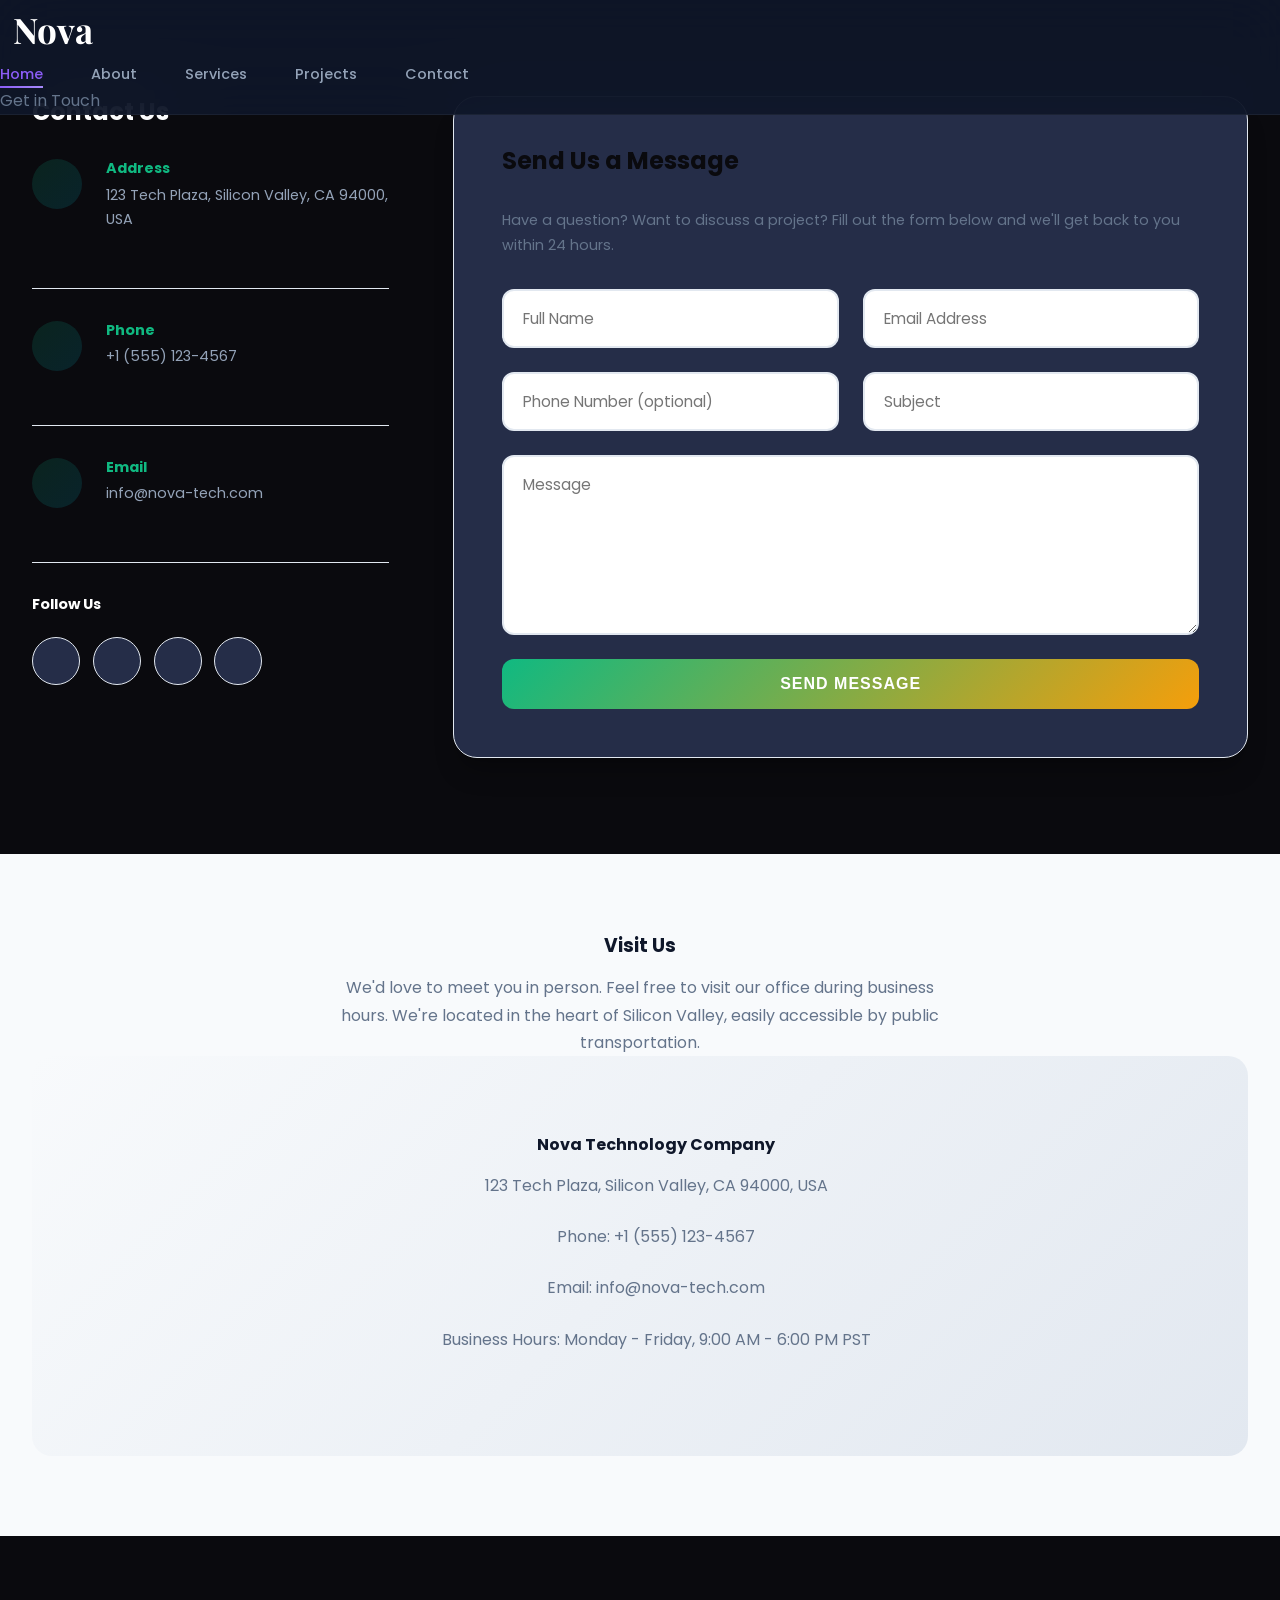
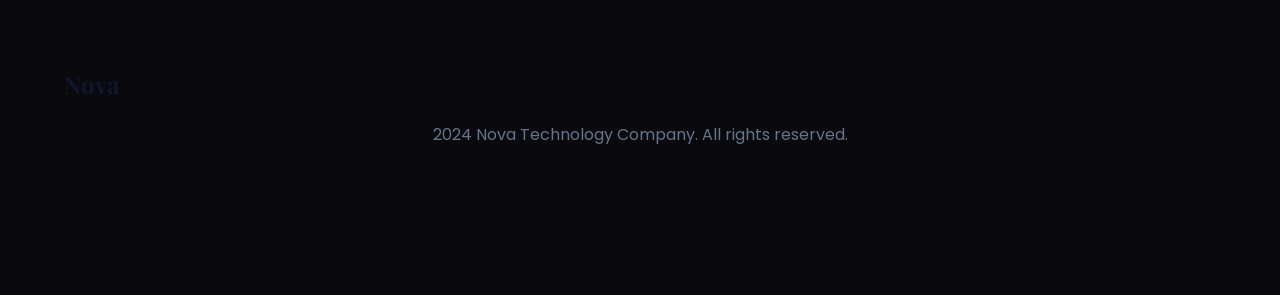
<file: contact.html>
<!DOCTYPE html>
<html lang="en">
<head>
    <meta charset="UTF-8">
    <meta name="viewport" content="width=device-width, initial-scale=1.0">
    <meta name="description" content="Nova - Contact - Technology Company">
    <title>Nova - Contact Us</title>
    <link rel="stylesheet" href="css/styles.css">
    <link rel="preconnect" href="https://fonts.googleapis.com">
    <link rel="preconnect" href="https://fonts.gstatic.com" crossorigin>
    <link href="https://fonts.googleapis.com/css2?family=Playfair+Display:wght@700;900&family=Poppins:wght@300;400;500;600;700&display=swap" rel="stylesheet">
    
    <!-- jQuery Library -->
    <script src="https://code.jquery.com/jquery-3.7.1.min.js" integrity="sha256-/xUj+3NTnKvlVu7PnnC9lAtCj2VkBt8PtfTvw+9vPBo=" crossorigin="anonymous"></script>
</head>
<body>

    <!-- Navigation -->
    <nav class="navbar" id="navbar">
        <div class="logo">
            <i class="fas fa-bolt"></i> Nova
        </div>
        <ul class="nav-links">
            <li><a href="index.html" class="active">Home</a></li>
            <li><a href="about.html">About</a></li>
            <li><a href="services.html">Services</a></li>
            <li><a href="projects.html">Projects</a></li>
            <li><a href="contact.html">Contact</a></li>
        </ul>
        <div class="mobile-toggle">
            <span></span>
            <span></span>
            <span></span>
        </div>
        <div class="nav-actions">
            <a href="#contact" class="btn-primary">Get in Touch</a>
        </div>
    </nav>

    <!-- Contact Section -->
    <section class="contact" style="padding: 6rem 2rem; background: var(--primary-dark);">
        <div class="contact-container" style="max-width: 1300x; margin: 0 auto; display: grid; grid-template-columns: 1fr 1fr; gap: 4rem; opacity: 0; animation: fadeIn 1s var(--transition-normal) forwards; animation-delay: 0.3s;">
            
            <!-- Contact Info -->
            <div class="contact-info" style="animation: fadeIn 0.8s var(--transition-normal) forwards; animation-delay: 0.4s;">
                <div class="section-header">
                    <h2><i class="fas fa-envelope"></i> Contact Us</h2>
                </div>
                <div class="contact-details" style="margin-top: 2rem;">
                    <div class="contact-item" style="margin-bottom: 2rem; padding-bottom: 2rem; border-bottom: 1px solid var(--border-color);">
                        <i class="fas fa-map-marker-alt" style="width: 50px; height: 50px; background: linear-gradient(135deg, rgba(16, 185, 129, 0.15), rgba(6, 182, 212, 0.15)); border-radius: 50%; display: flex; align-items: center; justify-content: center; color: var(--secondary-color); font-size: 1.3rem;"></i>
                        <div>
                            <h4 style="margin-bottom: 0.3rem; color: var(--secondary-color); font-size: 0.9rem;">Address</h4>
                            <p style="color: var(--text-light); font-size: 0.9rem;">123 Tech Plaza, Silicon Valley, CA 94000, USA</p>
                        </div>
                    </div>
                    <div class="contact-item" style="margin-bottom: 2rem; padding-bottom: 2rem; border-bottom: 1px solid var(--border-color);">
                        <i class="fas fa-phone" style="width: 50px; height: 50px; background: linear-gradient(135deg, rgba(16, 185, 129, 0.15), rgba(6, 182, 212, 0.15)); border-radius: 50%; display: flex; align-items: center; justify-content: center; color: var(--secondary-color); font-size: 1.3rem;"></i>
                        <div>
                            <h4 style="margin-bottom: 0.3rem; color: var(--secondary-color); font-size: 0.9rem;">Phone</h4>
                            <p style="color: var(--text-light); font-size: 0.9rem;">+1 (555) 123-4567</p>
                        </div>
                    </div>
                    <div class="contact-item" style="margin-bottom: 2rem; padding-bottom: 2rem; border-bottom: 1px solid var(--border-color);">
                        <i class="fas fa-envelope" style="width: 50px; height: 50px; background: linear-gradient(135deg, rgba(16, 185, 129, 0.15), rgba(6, 182, 212, 0.15)); border-radius: 50%; display: flex; align-items: center; justify-content: center; color: var(--secondary-color); font-size: 1.3rem;"></i>
                        <div>
                            <h4 style="margin-bottom: 0.3rem; color: var(--secondary-color); font-size: 0.9rem;">Email</h4>
                            <p style="color: var(--text-light); font-size: 0.9rem;">info@nova-tech.com</p>
                        </div>
                    </div>
                </div>
                <div class="social-links" style="margin-top: 2rem;">
                    <h4 style="color: var(--white); margin-bottom: 1.5rem; font-size: 0.9rem;">Follow Us</h4>
                    <div class="social-icons" style="display: flex; gap: 0.8rem;">
                        <a href="#" class="social-icon" style="width: 48px; height: 48px; background: var(--primary-light); border-radius: 50%; display: flex; align-items: center; justify-content: center; color: var(--text-secondary); font-size: 1.2rem; transition: var(--transition-normal); border: 1px solid var(--border-color);">
                            <i class="fab fa-facebook-f" style="font-size: 1.2rem;"></i>
                        </a>
                        <a href="#" class="social-icon" style="width: 48px; height: 48px; background: var(--primary-light); border-radius: 50%; display: flex; align-items: center; justify-content: center; color: var(--text-secondary); font-size: 1.2rem; transition: var(--transition-normal); border: 1px solid var(--border-color);">
                            <i class="fab fa-twitter-x" style="font-size: 1.2rem;"></i>
                        </a>
                        <a href="#" class="social-icon" style="width: 48px; height: 48px; background: var(--primary-light); border-radius: 50%; display: flex; align-items: center; justify-content: center; color: var(--text-secondary); font-size: 1.2rem; transition: var(--transition-normal); border: 1px solid var(--border-color);">
                            <i class="fab fa-linkedin-in" style="font-size: 1.2rem;"></i>
                        </a>
                        <a href="#" class="social-icon" style="width: 48px; height: 48px; background: var(--primary-light); border-radius: 50%; display: flex; align-items: center; justify-content: center; color: var(--text-secondary); font-size: 1.2rem; transition: var(--transition-normal); border: 1px solid var(--border-color);">
                            <i class="fab fa-github" style="font-size: 1.2rem;"></i>
                        </a>
                    </div>
                </div>
            </div>
            
            <!-- Contact Form -->
            <div class="contact-form" style="animation: fadeIn 0.8s var(--transition-normal) forwards; animation-delay: 0.5s; background: var(--primary-light); padding: 3rem; border-radius: 24px; box-shadow: var(--shadow-xl); border: 1px solid var(--border-color);">
                <h3 style="color: var(--primary-dark); margin-bottom: 2rem; font-size: 1.5rem;">Send Us a Message</h3>
                <p style="color: var(--text-secondary); margin-bottom: 2rem; font-size: 0.9rem;">Have a question? Want to discuss a project? Fill out the form below and we'll get back to you within 24 hours.</p>
                <form id="contactForm" style="display: grid; grid-template-columns: 1fr 1fr; gap: 1.5rem;">
                    <div class="form-group">
                        <input type="text" id="name" name="name" placeholder="Full Name" required style="padding: 1rem 1.2rem; background: var(--white); border: 2px solid var(--border-color); border-radius: 12px; font-family: inherit; font-size: 0.95rem; color: var(--primary-dark); transition: var(--transition-normal);">
                    </div>
                    <div class="form-group">
                        <input type="email" id="email" name="email" placeholder="Email Address" required style="padding: 1rem 1.2rem; background: var(--white); border: 2px solid var(--border-color); border-radius: 12px; font-family: inherit; font-size: 0.95rem; color: var(--primary-dark); transition: var(--transition-normal);">
                    </div>
                    <div class="form-group">
                        <input type="tel" id="phone" name="phone" placeholder="Phone Number (optional)" style="padding: 1rem 1.2rem; background: var(--white); border: 2px solid var(--border-color); border-radius: 12px; font-family: inherit; font-size: 0.95rem; color: var(--primary-dark); transition: var(--transition-normal);">
                    </div>
                    <div class="form-group">
                        <input type="text" id="subject" name="subject" placeholder="Subject" required style="padding: 1rem 1.2rem; background: var(--white); border: 2px solid var(--border-color); border-radius: 12px; font-family: inherit; font-size: 0.95rem; color: var(--primary-dark); transition: var(--transition-normal);">
                    </div>
                    <div class="form-group full-width">
                        <textarea id="message" name="message" rows="5" placeholder="Message" required style="padding: 1rem 1.2rem; background: var(--white); border: 2px solid var(--border-color); border-radius: 12px; font-family: inherit; font-size: 0.95rem; color: var(--primary-dark); min-height: 180px; resize: vertical; transition: var(--transition-normal);"></textarea>
                    </div>
                    <button type="submit" class="btn-primary" style="grid-column: 1 / -1; padding: 1rem 2rem; background: linear-gradient(135deg, var(--secondary-color), var(--accent-color)); color: var(--white); border: none; border-radius: 12px; font-size: 1rem; font-weight: 600; text-transform: uppercase; letter-spacing: 1px; transition: var(--transition-normal); width: 100%;">Send Message</button>
                </form>
                <div id="formResponse" style="margin-top: 2rem; padding: 1rem; border-radius: 12px; display: none; font-size: 0.9rem;"></div>
            </div>
            
        </div>
    </section>

    <!-- Map Section -->
    <section style="padding: 5rem 2rem; background: var(--light-bg);">
        <div class="container" style="max-width: 1300x; margin: 0 auto; text-align: center;">
            <h3 style="color: var(--primary-color); margin-bottom: 1rem;">Visit Us</h3>
            <p style="color: var(--text-secondary); margin-bottom: 2rem; max-width: 600px; margin: 0 auto;">We'd love to meet you in person. Feel free to visit our office during business hours. We're located in the heart of Silicon Valley, easily accessible by public transportation.</p>
            <div style="width: 100%; max-width: 600x; margin: 0 auto;">
                <div style="height: 400px; background: linear-gradient(135deg, #f8fafc, #e2e8f0); border-radius: 20px; display: flex; align-items: center; justify-content: center; color: var(--text-secondary); font-size: 1rem;">
                    <i class="fas fa-map-marker-alt" style="font-size: 4rem; margin-right: 2rem; color: var(--primary-color);"></i>
                    <div>
                        <h4>Nova Technology Company</h4>
                        <p>123 Tech Plaza, Silicon Valley, CA 94000, USA</p>
                        <p>Phone: +1 (555) 123-4567</p>
                        <p>Email: info@nova-tech.com</p>
                        <p>Business Hours: Monday - Friday, 9:00 AM - 6:00 PM PST</p>
                    </div>
                </div>
            </div>
        </div>
    </section>

    <!-- Footer -->
    <footer style="margin-top: 0;">
        <div class="footer-content" style="padding: 2rem 0;">
            <div class="footer-content" style="max-width: 1300x; margin: 0 auto; text-align: center;">
                <div class="footer-logo" style="margin: 0 auto 1rem; font-size: 1.5rem; color: var(--primary-color);">
                    <i class="fas fa-bolt"></i> Nova
                </div>
                <p style="color: var(--light-text);">2024 Nova Technology Company. All rights reserved.</p>
                <div style="margin-top: 1rem; justify-content: center;">
                    <a href="#" class="social-link" style="margin: 0 0.5rem;"><i class="fab fa-facebook"></i></a>
                    <a href="#" class="social-link" style="margin: 0 0.5rem;"><i class="fab fa-twitter"></i></a>
                    <a href="#" class="social-link" style="margin: 0 0.5rem;"><i class="fab fa-linkedin"></i></a>
                </div>
            </div>
        </div>
    </footer>

    <script src="js/scripts.js"></script>
</body>
</html>
</file>
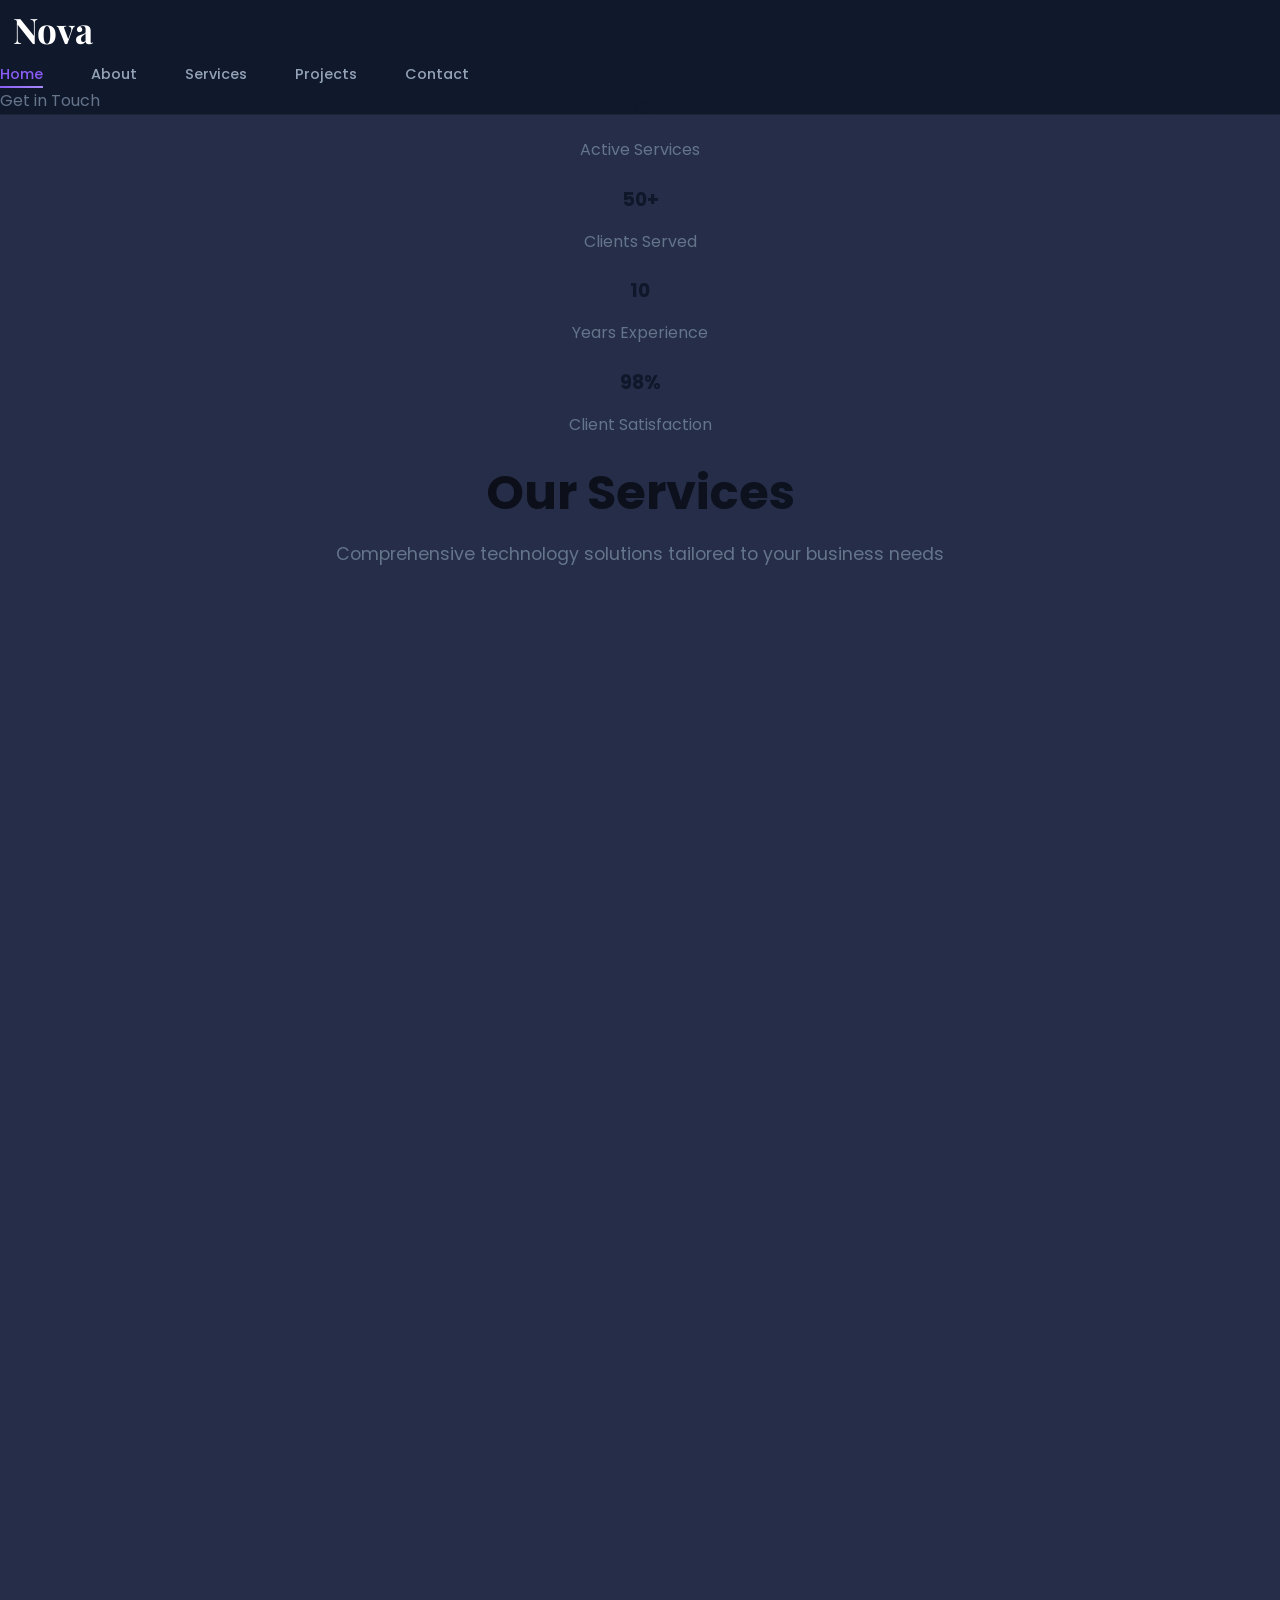
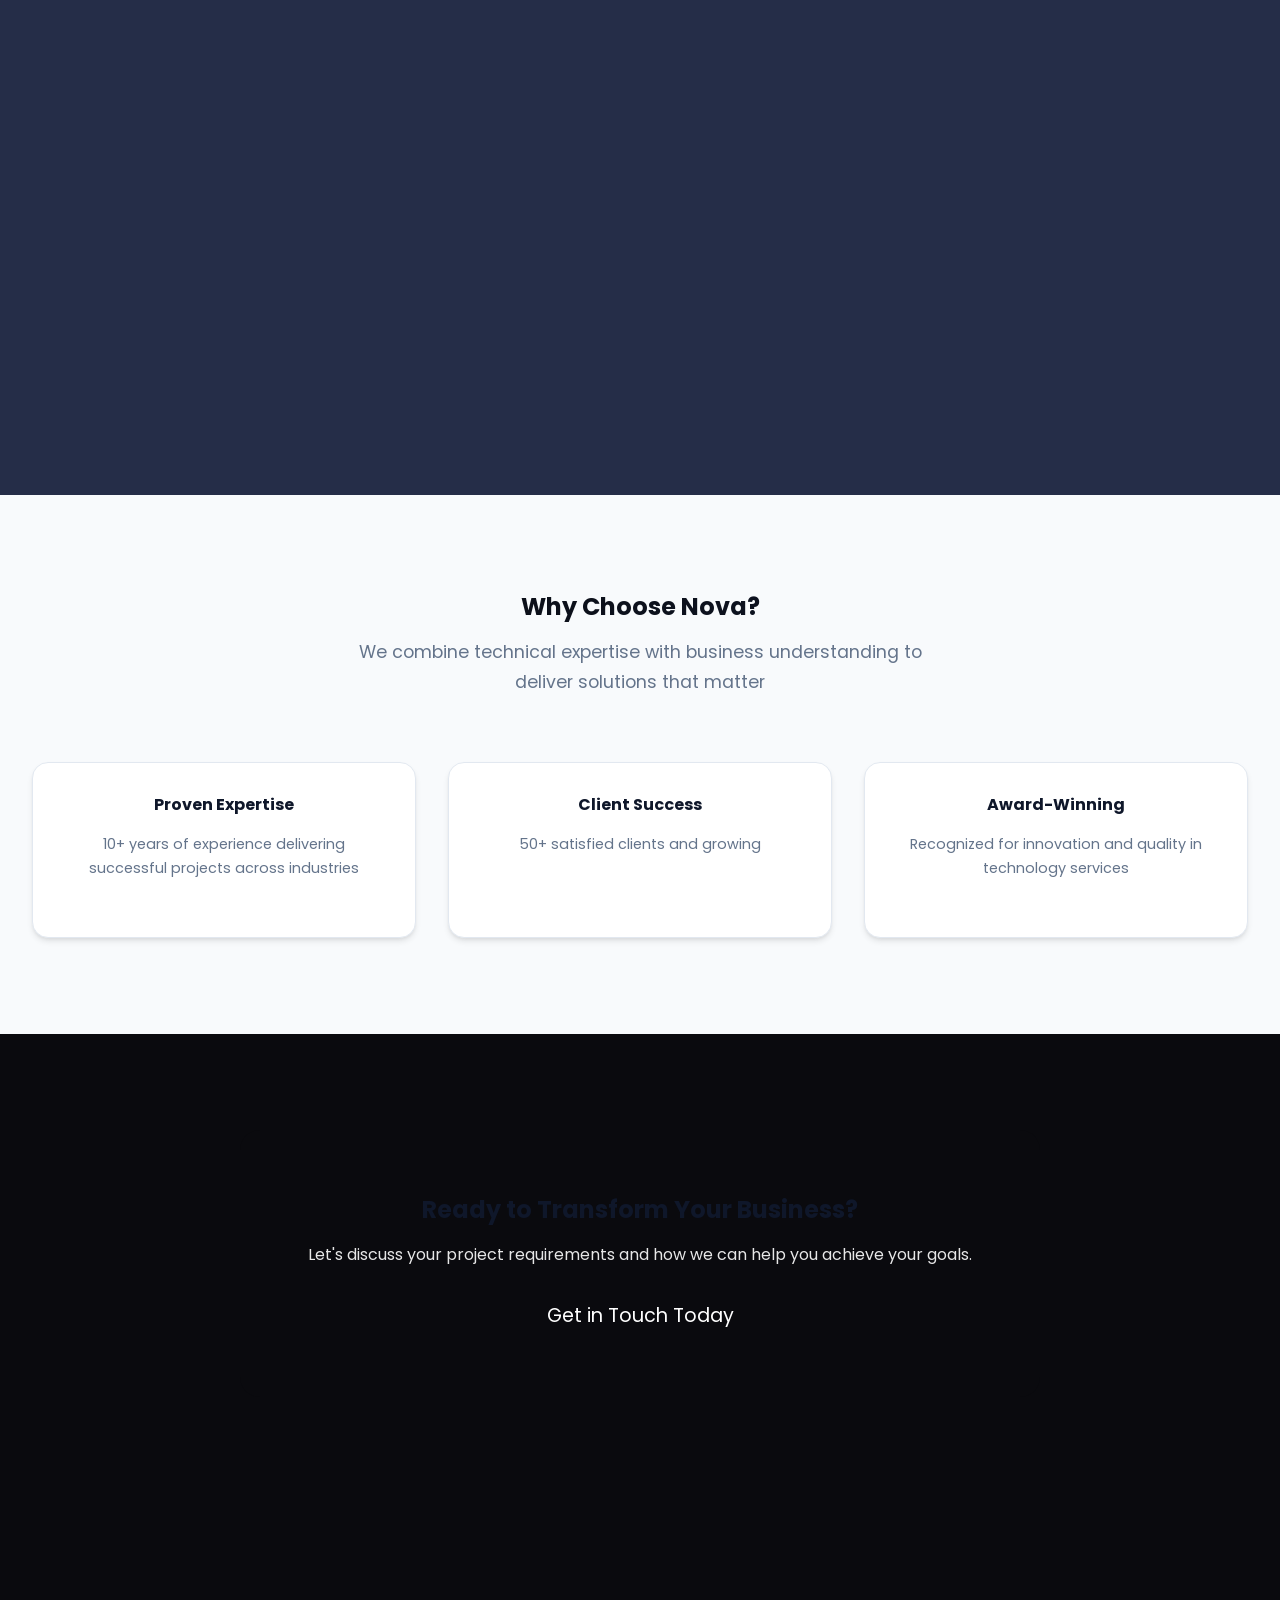
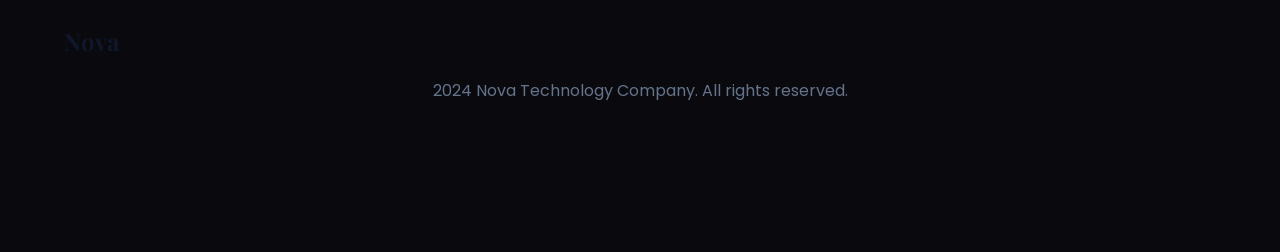
<file: services.html>
<!DOCTYPE html>
<html lang="en">
<head>
    <meta charset="UTF-8">
    <meta name="viewport" content="width=device-width, initial-scale=1.0">
    <meta name="description" content="Nova - Services - Technology Company">
    <title>Nova - Our Services</title>
    <link rel="stylesheet" href="css/styles.css">
    <link rel="preconnect" href="https://fonts.googleapis.com">
    <link rel="preconnect" href="https://fonts.gstatic.com" crossorigin>
    <link href="https://fonts.googleapis.com/css2?family=Playfair+Display:wght@700;900&family=Poppins:wght@300;400;500;600;700&display=swap" rel="stylesheet">
    
    <!-- jQuery Library -->
    <script src="https://code.jquery.com/jquery-3.7.1.min.js" integrity="sha256-/xUj+3NTnKvlVu7PnnC9lAtCj2VkBt8PtfTvw+9vPBo=" crossorigin="anonymous"></script>
</head>
<body>

    <!-- Navigation -->
    <nav class="navbar" id="navbar">
        <div class="logo">
            <i class="fas fa-bolt"></i> Nova
        </div>
        <ul class="nav-links">
            <li><a href="index.html" class="active">Home</a></li>
            <li><a href="about.html">About</a></li>
            <li><a href="services.html">Services</a></li>
            <li><a href="projects.html">Projects</a></li>
            <li><a href="contact.html">Contact</a></li>
        </ul>
        <div class="mobile-toggle">
            <span></span>
            <span></span>
            <span></span>
        </div>
        <div class="nav-actions">
            <a href="contact.html" class="btn-primary">Get in Touch</a>
        </div>
    </nav>

    <!-- Services Section -->
    <section class="services" style="padding: 6rem 2rem; background: var(--primary-light);">
        <div class="container" style="max-width: 1300px; margin: 0 auto;">
            <!-- Services Stats -->
            <div class="row mb-5" style="animation: fadeInUp 0.8s var(--transition-normal) forwards;">
                <div class="col-md-3">
                    <div class="service-stat" style="text-align: center;">
                        <h3>12</h3>
                        <p>Active Services</p>
                    </div>
                </div>
                <div class="col-md-3">
                    <div class="service-stat" style="text-align: center;">
                        <h3>50+</h3>
                        <p>Clients Served</p>
                    </div>
                </div>
                <div class="col-md-3">
                    <div class="service-stat" style="text-align: center;">
                        <h3>10</h3>
                        <p>Years Experience</p>
                    </div>
                </div>
                <div class="col-md-3">
                    <div class="service-stat" style="text-align: center;">
                        <h3>98%</h3>
                        <p>Client Satisfaction</p>
                    </div>
                </div>
            </div>
            
            <div class="section-header" style="text-align: center; margin-bottom: 5rem;">
                <h2 style="background: linear-gradient(135deg, var(--primary-dark), var(--text-primary)); -webkit-background-clip: text; -webkit-text-fill-color: transparent; background-clip: text;">Our Services</h2>
                <p style="color: var(--text-secondary); font-size: 1.1rem; max-width: 700px; margin: 0 auto;">Comprehensive technology solutions tailored to your business needs</p>
            </div>
            
            <div class="services-grid" style="max-width: 1300px; margin: 0 auto; display: grid; grid-template-columns: repeat(auto-fit, minmax(350px, 1fr)); gap: 2.5rem;">
                
                <!-- Custom Software Development -->
                <div class="service-card" style="animation: cardIn var(--transition-normal) var(--transition-solver) forwards; animation-delay: 0.1s;">
                    <div class="service-icon" style="width: 100px; height: 100px; background: linear-gradient(135deg, rgba(16, 185, 129, 0.1), rgba(6, 182, 212, 0.1)); border-radius: 20px; display: flex; align-items: center; justify-content: center; margin: 0 auto 2rem; font-size: 3rem; color: var(--secondary-color);">
                        <i class="fas fa-code"></i>
                    </div>
                    <h3 style="margin-bottom: 1rem; font-size: 1.8rem; color: var(--primary-dark);">Custom Software Development</h3>
                    <p style="color: var(--text-secondary); font-size: 0.95rem; line-height: 1.7; margin-bottom: 2rem;">Bespoke software solutions designed to streamline your business processes and drive growth. We build custom applications tailored to your specific business requirements, from enterprise systems to specialized tools, following agile methodologies. Our development process includes thorough requirement analysis, iterative sprints, continuous integration/continuous deployment, and rigorous testing at every stage.</p>
                    <a href="#contact" class="service-link" style="display: inline-block; padding: 0.8rem 1.5rem; background: linear-gradient(135deg, var(--secondary-color), var(--accent-color)); color: var(--white); border-radius: 50px; font-size: 0.85rem; font-weight: 600; transition: var(--transition-normal);">Get a Free Consultation</a>
                </div>
                
                <!-- Cloud & Infrastructure -->
                <div class="service-card" style="animation: cardIn var(--transition-normal) var(--transition-solver) forwards; animation-delay: 0.2s;">
                    <div class="service-icon" style="width: 100px; height: 100px; background: linear-gradient(135deg, rgba(16, 185, 129, 0.1), rgba(6, 182, 212, 0.1)); border-radius: 20px; display: flex; align-items: center; justify-content: center; margin: 0 auto 2rem; font-size: 3rem; color: var(--secondary-color);">
                        <i class="fas fa-cloud"></i>
                    </div>
                    <h3 style="margin-bottom: 1rem; font-size: 1.8rem; color: var(--primary-dark);">Cloud & Infrastructure</h3>
                    <p style="color: var(--text-secondary); font-size: 0.95rem; line-height: 1.7; margin-bottom: 2rem;">Scalable cloud solutions and infrastructure management for reliable performance and security. We help businesses migrate to the cloud and optimize their infrastructure for cost-efficiency and performance using AWS, Azure, and Google Cloud platform services. Our expertise includes Kubernetes orchestration, serverless architectures, and multi-cloud strategies.</p>
                    <a href="#contact" class="service-link" style="display: inline-block; padding: 0.8rem 1.5rem; background: linear-gradient(135deg, var(--secondary-color), var(--accent-color)); color: var(--white); border-radius: 50px; font-size: 0.85rem; font-weight: 600; transition: var(--transition-normal);">Learn More</a>
                </div>
                
                <!-- Mobile App Development -->
                <div class="service-card" style="animation: cardIn var(--transition-normal) var(--transition-solver) forwards; animation-delay: 0.3s;">
                    <div class="service-icon" style="width: 100px; height: 100px; background: linear-gradient(135deg, rgba(16, 185, 129, 0.1), rgba(6, 182, 212, 0.1)); border-radius: 20px; display: flex; align-items: center; justify-content: center; margin: 0 auto 2rem; font-size: 3rem; color: var(--secondary-color);">
                        <i class="fas fa-mobile-alt"></i>
                    </div>
                    <h3 style="margin-bottom: 1rem; font-size: 1.8rem; color: var(--primary-dark);">Mobile App Development</h3>
                    <p style="color: var(--text-secondary); font-size: 0.95rem; line-height: 1.7; margin-bottom: 2rem;">Native and cross-platform mobile applications that engage users and deliver exceptional experiences. We build apps for iOS and Android that are fast, reliable, and user-friendly, featuring modern UI/UX design, push notifications, and integration with third-party services. We specialize in Swift, Kotlin, React Native, and Flutter frameworks, and follow app store optimization best practices.</p>
                    <a href="#contact" class="service-link" style="display: inline-block; padding: 0.8rem 1.5rem; background: linear-gradient(135deg, var(--secondary-color), var(--accent-color)); color: var(--white); border-radius: 50px; font-size: 0.85rem; font-weight: 600; transition: var(--transition-normal);">Start Project</a>
                </div>
                
                <!-- UI/UX Design -->
                <div class="service-card" style="animation: cardIn var(--transition-normal) var(--transition-solver) forwards; animation-delay: 0.4s;">
                    <div class="service-icon" style="width: 100px; height: 100px; background: linear-gradient(135deg, rgba(16, 185, 129, 0.1), rgba(6, 182, 212, 0.1)); border-radius: 20px; display: flex; align-items: center; justify-content: center; margin: 0 auto 2rem; font-size: 3rem; color: var(--secondary-color);">
                        <i class="fas fa-palette"></i>
                    </div>
                    <h3 style="margin-bottom: 1rem; font-size: 1.8rem; color: var(--primary-dark);">UI/UX Design</h3>
                    <p style="color: var(--text-secondary); font-size: 0.95rem; line-height: 1.7; margin-bottom: 2rem;">User-centered design solutions that create intuitive and engaging digital experiences. We combine research, prototyping, and testing to design interfaces that users love. Our design process includes user interviews, persona creation, wireframing, usability testing, and design system development.</p>
                    <a href="#contact" class="service-link" style="display: inline-block; padding: 0.8rem 1.5rem; background: linear-gradient(135deg, var(--secondary-color), var(--accent-color)); color: var(--white); border-radius: 50px; font-size: 0.85rem; font-weight: 600; transition: var(--transition-normal);">View Portfolio</a>
                </div>
                
                <!-- Cybersecurity -->
                <div class="service-card" style="animation: cardIn var(--transition-normal) var(--transition-solver) forwards; animation-delay: 0.5s;">
                    <div class="service-icon" style="width: 100px; height: 100px; background: linear-gradient(135deg, rgba(16, 185, 129, 0.1), rgba(6, 182, 212, 0.1)); border-radius: 20px; display: flex; align-items: center; justify-content: center; margin: 0 auto 2rem; font-size: 3rem; color: var(--secondary-color);">
                        <i class="fas fa-shield-alt"></i>
                    </div>
                    <h3 style="margin-bottom: 1rem; font-size: 1.8rem; color: var(--primary-dark);">Cybersecurity</h3>
                    <p style="color: var(--text-secondary); font-size: 0.95rem; line-height: 1.7; margin-bottom: 2rem;">Protect your business with comprehensive cybersecurity solutions. We implement security measures to protect your data, systems, and reputation from evolving threats. Our services include vulnerability assessments, penetration testing, security architecture design, and compliance consulting (GDPR, HIPAA, SOC 2).</p>
                    <a href="#contact" class="service-link" style="display: inline-block; padding: 0.8rem 1.5rem; background: linear-gradient(135deg, var(--secondary-color), var(--accent-color)); color: var(--white); border-radius: 50px; font-size: 0.85rem; font-weight: 600; transition: var(--transition-normal);">Secure Your</a>
                </div>
                
                <!-- Data Analytics -->
                <div class="service-card" style="animation: cardIn var(--transition-normal) var(--transition-solver) forwards; animation-delay: 0.6s;">
                    <div class="service-icon" style="width: 100px; height: 100px; background: linear-gradient(135deg, rgba(16, 185, 129, 0.1), rgba(6, 182, 212, 0.1)); border-radius: 20px; display: flex; align-items: center; justify-content: center; margin: 0 auto 2rem; font-size: 3rem; color: var(--secondary-color);">
                        <i class="fas fa-chart-line"></i>
                    </div>
                    <h3 style="margin-bottom: 1rem; font-size: 1.8rem; color: var(--primary-dark);">Data Analytics</h3>
                    <p style="color: var(--text-secondary); font-size: 0.95rem; line-height: 1.7; margin-bottom: 2rem;">Transform your data into actionable insights with comprehensive analysis and visualization services. We help businesses make data-driven decisions through predictive analytics, business intelligence dashboards, and data mining. Our expertise includes Python, R, Tableau, and Power BI.</p>
                    <a href="#contact" class="service-link" style="display: inline-block; padding: 0.8rem 1.5rem; background: linear-gradient(135deg, var(--secondary-color), var(--accent-color)); color: var(--white); border-radius: 50px; font-size: 0.85rem; font-weight: 600; transition: var(--transition-normal);">Get Insights</a>
                </div>
                
            </div>
        </div>
    </section>

    <!-- Why Choose Nova Section -->
    <section style="padding: 6rem 2rem; background: var(--light-bg);">
        <div class="container" style="max-width: 1300px; margin: 0 auto;">
            <div style="text-align: center; margin-bottom: 4rem;">
                <h2 style="background: linear-gradient(135deg, var(--primary-dark), var(--text-primary)); -webkit-background-clip: text; -webkit-text-fill-color: transparent; background-clip: text; margin-bottom: 1rem;">Why Choose Nova?</h2>
                <p style="color: var(--text-secondary); font-size: 1.1rem; max-width: 600px; margin: 0 auto;">We combine technical expertise with business understanding to deliver solutions that matter</p>
            </div>
            <div style="display: grid; grid-template-columns: repeat(auto-fit, minmax(250px, 1fr)); gap: 2rem; max-width: 1300px;">
                <div style="background: var(--white); padding: 2rem; border-radius: 16px; box-shadow: var(--shadow-md); text-align: center; border: 1px solid var(--border-color); opacity: 0; animation: fadeIn 0.8s var(--transition-normal) forwards;">
                    <i class="fas fa-star" style="color: var(--accent-color); font-size: 2rem; margin-bottom: 1rem;"></i>
                    <h4>Proven Expertise</h4>
                    <p style="color: var(--text-secondary); font-size: 0.9rem;">10+ years of experience delivering successful projects across industries</p>
                </div>
                <div style="background: var(--white); padding: 2rem; border-radius: 16px; box-shadow: var(--shadow-md); text-align: center; border: 1px solid var(--border-color); opacity: 0; animation: fadeIn 0.8s var(--transition-normal) forwards; animation-delay: 0.1s;">
                    <i class="fas fa-handshake" style="color: var(--secondary-color); font-size: 2rem; margin-bottom: 1rem;"></i>
                    <h4>Client Success</h4>
                    <p style="color: var(--text-secondary); font-size: 0.9rem;">50+ satisfied clients and growing</p>
                </div>
                <div style="background: var(--white); padding: 2rem; border-radius: 16px; box-shadow: var(--shadow-md); text-align: center; border: 1px solid var(--border-color); opacity: 0; animation: fadeIn 0.8s var(--transition-normal) forwards; animation-delay: 0.2s;">
                    <i class="fas fa-award" style="color: var(--secondary-color); font-size: 2rem; margin-bottom: 1rem;"></i>
                    <h4>Award-Winning</h4>
                    <p style="color: var(--text-secondary); font-size: 0.9rem;">Recognized for innovation and quality in technology services</p>
                </div>
            </div>
        </div>
    </section>

    <!-- CTA Section -->
    <section style="padding: 6rem 2rem; text-align: center;">
        <div style="background: var(--primary-dark); color: var(--white); padding: 4rem 2rem; border-radius: 20px; max-width: 800px; margin: 0 auto;">
            <h2 style="margin-bottom: 1rem;">Ready to Transform Your Business?</h2>
            <p style="margin-bottom: 2rem; opacity: 0.9;">Let's discuss your project requirements and how we can help you achieve your goals.</p>
            <a href="contact.html" class="btn-primary" style="font-size: 1.2rem; padding: 1rem 2rem;">Get in Touch Today</a>
        </div>
    </section>

    <!-- Footer -->
    <footer style="margin-top: 0;">
        <div class="footer-content" style="padding: 2rem 0;">
            <div class="footer-content" style="max-width: 1300x; margin: 0 auto; text-align: center;">
                <div class="footer-logo" style="margin: 0 auto 1rem; font-size: 1.5rem; color: var(--primary-color);">
                    <i class="fas fa-bolt"></i> Nova
                </div>
                <p style="color: var(--light-text);">2024 Nova Technology Company. All rights reserved.</p>
                <div style="margin-top: 1rem; justify-content: center;">
                    <a href="#" class="social-link" style="margin: 0 0.5rem;"><i class="fab fa-facebook"></i></a>
                    <a href="#" class="social-link" style="margin: 0 0.5rem;"><i class="fab fa-twitter"></i></a>
                    <a href="#" class="social-link" style="margin: 0 0.5rem;"><i class="fab fa-linkedin"></i></a>
                </div>
            </div>
        </div>
    </footer>

    <script src="js/scripts.js"></script>
</body>
</html>
</file>
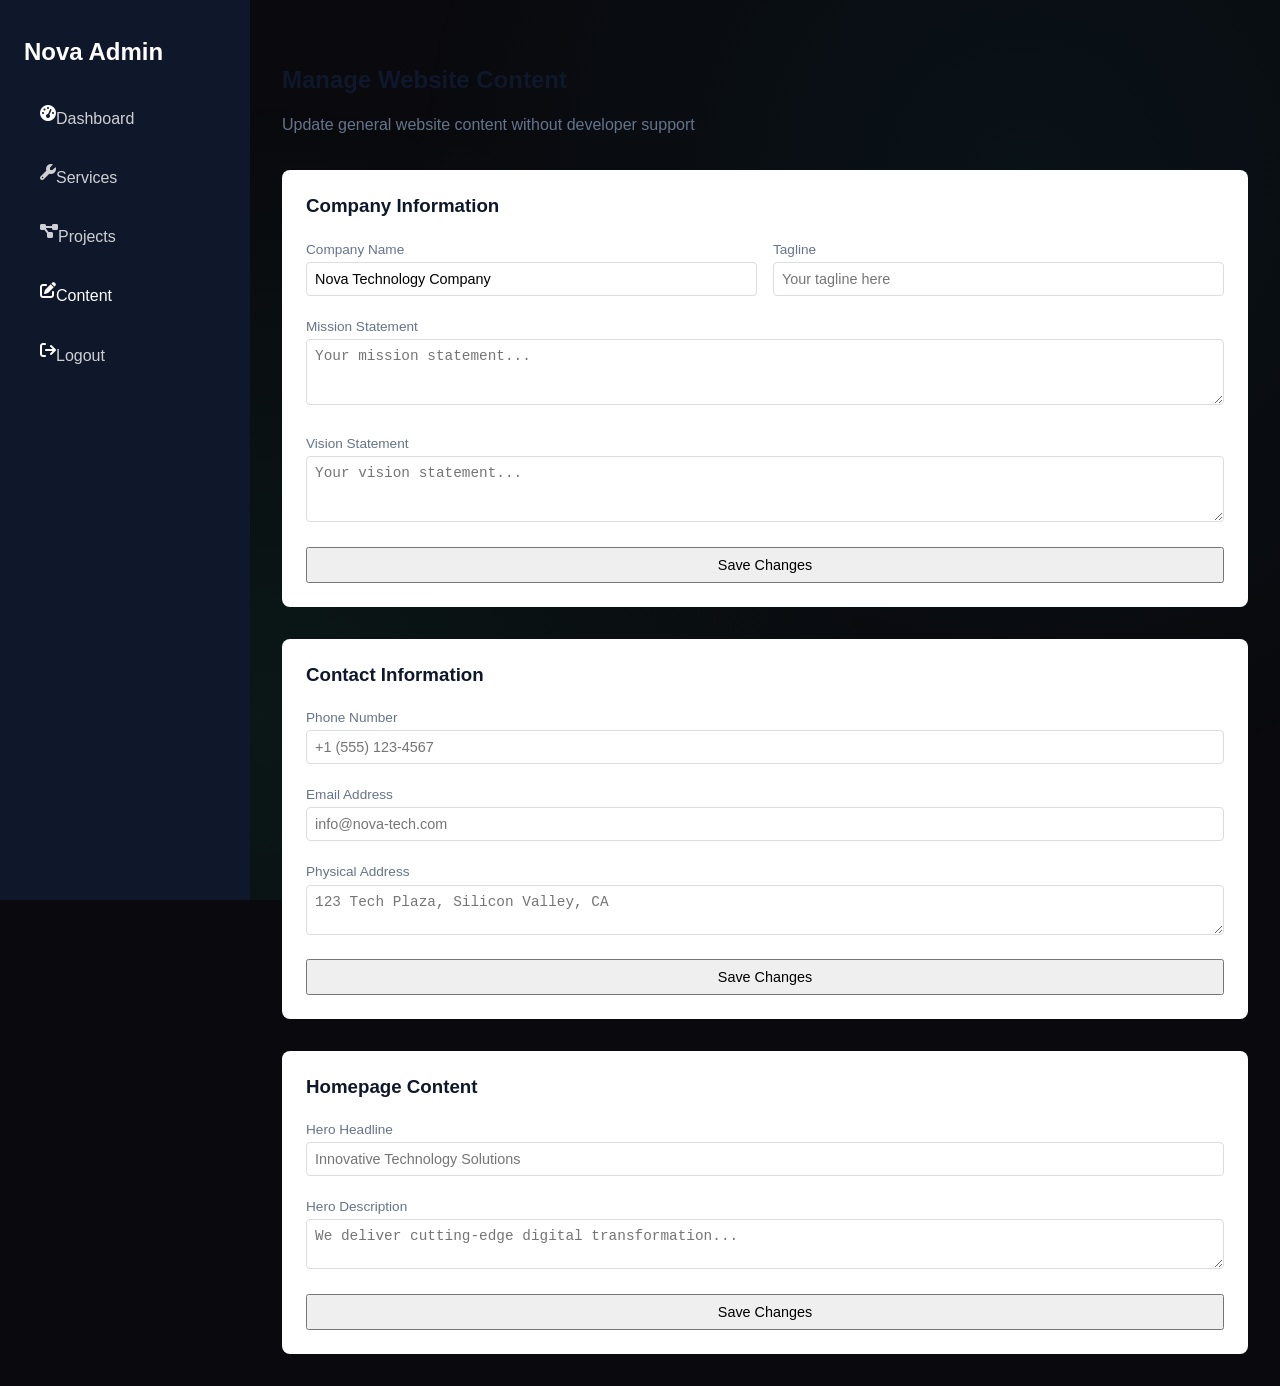
<file: admin/admin-content.html>
<!DOCTYPE html>
<html lang="en">
<head>
    <meta charset="UTF-8">
    <meta name="viewport" content="width=device-width, initial-scale=1.0">
    <title>Nova Admin - Manage Content</title>
    <link rel="stylesheet" href="../../css/styles.css">
    <link rel="stylesheet" href="https://cdnjs.cloudflare.com/ajax/libs/font-awesome/6.4.0/css/all.min.css">
</head>
<body>

    <!-- Sidebar -->
    <div class="admin-sidebar" style="width: 250px; background: var(--primary-color); height: 100vh; position: fixed; top: 0; left: 0; padding-top: 2rem;">
        <div style="padding: 0 1.5rem 1.5rem;">
            <div style="font-size: 1.5rem; font-weight: 700; color: var(--white); margin-bottom: 1.5rem;">Nova Admin</div>
            <nav>
                <ul style="list-style: none; padding: 0;">
                    <li style="margin-bottom: 1rem;">
                        <a href="admin-dashboard.html" style="color: rgba(255,255,255,0.8); text-decoration: none; font-size: 1rem; display: flex; align-items: gap; padding: 0.5rem 1rem; border-radius: 4px;">
                            <i class="fas fa-tachometer-alt" style="color: var(--white);"></i>
                            <span style="color: rgba(255,255,255,0.8);">Dashboard</span>
                        </a>
                    </li>
                    <li style="margin-bottom: 1rem;">
                        <a href="admin-services.html" style="color: rgba(255,255,255,0.8); text-decoration: none; font-size: 1rem; display: flex; align-items: gap; padding: 0.5rem 1rem; border-radius: 4px;">
                            <i class="fas fa-wrench" style="color: rgba(255,255,255,0.8);"></i>
                            <span style="color: rgba(255,255,255,0.8);">Services</span>
                        </a>
                    </li>
                    <li style="margin-bottom: 1rem;">
                        <a href="admin-projects.html" style="color: rgba(255,255,255,0.8); text-decoration: none; font-size: 1rem; display: flex; align-items: gap; padding: 0.5rem 1rem; border-radius: 4px;">
                            <i class="fas fa-project-diagram" style="color: rgba(255,255,255,0.8);"></i>
                            <span style="color: rgba(255,255,255,0.8);">Projects</span>
                        </a>
                    </li>
                    <li style="margin-bottom: 1rem; class="active">
                        <a href="admin-content.html" style="color: var(--white); text-decoration: none; font-size: 1rem; display: flex; align-items: gap; padding: 0.5rem 1rem; border-radius: 4px;">
                            <i class="fas fa-edit" style="color: var(--white);"></i>
                            <span style="color: var(--white);">Content</span>
                        </a>
                    </li>
                    <li style="margin-bottom: 1rem;">
                        <a href="admin-logout.php" style="color: rgba(255,255,255,0.8); text-decoration: none; font-size: 1rem; display: flex; align-items: gap; padding: 0.5rem 1rem; border-radius: 4px;">
                            <i class="fas fa-sign-out" style="color: var(--white);"></i>
                            <span style="color: rgba(255,255,255,0.8);">Logout</span>
                        </a>
                    </li>
                </ul>
            </nav>
        </div>
    </div>

    <!-- Main Content -->
    <div class="admin-main" style="margin-left: 250px; padding: 2rem; padding-top: 4rem;">
        <div style="margin-bottom: 2rem;">
            <h2 style="color: var(--primary-color); margin-bottom: 1rem;">Manage Website Content</h2>
            <p style="color: var(--light-text);">Update general website content without developer support</p>
        </div>

        <!-- Company Info Form -->
        <div style="background: var(--white); padding: 1.5rem; border-radius: 8px; box-shadow: var(--shadow); margin-bottom: 2rem;">
            <h3 style="color: var(--primary-color); margin-bottom: 1rem;">Company Information</h3>
            <form style="display: flex; flex-direction: column; gap: 1rem;">
                <div style="display: grid; grid-template-columns: 1fr 1fr; gap: 1rem;">
                    <div>
                        <label style="font-size: 0.85rem; margin-bottom: 0.5rem;">Company Name</label>
                        <input type="text" value="Nova Technology Company" style="width: 100%; padding: 0.5rem; border: 1px solid #ddd; border-radius: 4px; font-size: 0.9rem;">
                    </div>
                    <div>
                        <label style="font-size: 0.85rem; margin-bottom: 0.5rem;">Tagline</label>
                        <input type="text" placeholder="Your tagline here" style="width: 100%; padding: 0.5rem; border: 1px solid #ddd; border-radius: 4px; font-size: 0.9rem;">
                    </div>
                </div>
                <div>
                    <label style="font-size: 0.85rem; margin-bottom: 0.5rem;">Mission Statement</label>
                    <textarea rows="3" placeholder="Your mission statement..." style="width: 100%; padding: 0.5rem; border: 1px solid #ddd; border-radius: 4px; font-size: 0.9rem; resize: vertical;"></textarea>
                </div>
                <div>
                    <label style="font-size: 0.85rem; margin-bottom: 0.5rem;">Vision Statement</label>
                    <textarea rows="3" placeholder="Your vision statement..." style="width: 100%; padding: 0.5rem; border: 1px solid #ddd; border-radius: 4px; font-size: 0.9rem; resize: vertical;"></textarea>
                </div>
                <button type="submit" class="btn-primary" style="padding: 0.5rem 1rem; font-size: 0.9rem;">Save Changes</button>
            </form>
        </div>

        <!-- Contact Info Form -->
        <div style="background: var(--white); padding: 1.5rem; border-radius: 8px; box-shadow: var(--shadow); margin-bottom: 2rem;">
            <h3 style="color: var(--primary-color); margin-bottom: 1rem;">Contact Information</h3>
            <form style="display: flex; flex-direction: column; gap: 1rem;">
                <div>
                    <label style="font-size: 0.85rem; margin-bottom: 0.5rem;">Phone Number</label>
                    <input type="tel" placeholder="+1 (555) 123-4567" style="width: 100%; padding: 0.5rem; border: 1px solid #ddd; border-radius: 4px; font-size: 0.9rem;">
                </div>
                <div>
                    <label style="font-size: 0.85rem; margin-bottom: 0.5rem;">Email Address</label>
                    <input type="email" placeholder="info@nova-tech.com" style="width: 100%; padding: 0.5rem; border: 1px solid #ddd; border-radius: 4px; font-size: 0.9rem;">
                </div>
                <div>
                    <label style="font-size: 0.85rem; margin-bottom: 0.5rem;">Physical Address</label>
                    <textarea rows="2" placeholder="123 Tech Plaza, Silicon Valley, CA" style="width: 100%; padding: 0.5rem; border: 1px solid #ddd; border-radius: 4px; font-size: 0.9rem; resize: vertical;"></textarea>
                </div>
                <button type="submit" class="btn-primary" style="padding: 0.5rem 1rem; font-size: 0.9rem;">Save Changes</button>
            </form>
        </div>

        <!-- Homepage Content -->
        <div style="background: var(--white); padding: 1.5rem; border-radius: 8px; box-shadow: var(--shadow);">
            <h3 style="color: var(--primary-color); margin-bottom: 1rem;">Homepage Content</h3>
            <form style="display: flex; flex-direction: column; gap: 1rem;">
                <div>
                    <label style="font-size: 0.85rem; margin-bottom: 0.5rem;">Hero Headline</label>
                    <input type="text" placeholder="Innovative Technology Solutions" style="width: 100%; padding: 0.5rem; border: 1px solid #ddd; border-radius: 4px; font-size: 0.9rem;">
                </div>
                <div>
                    <label style="font-size: 0.85rem; margin-bottom: 0.5rem;">Hero Description</label>
                    <textarea rows="2" placeholder="We deliver cutting-edge digital transformation..." style="width: 100%; padding: 0.5rem; border: 1px solid #ddd; border-radius: 4px; font-size: 0.9rem; resize: vertical;"></textarea>
                </div>
                <button type="submit" class="btn-primary" style="padding: 0.5rem 1rem; font-size: 0.9rem;">Save Changes</button>
            </form>
        </div>
    </div>

    <script>
        // Activate current menu item
        document.querySelectorAll('.admin-sidebar a').forEach(link => {
            if (link.getAttribute('href') === 'admin-content.html') {
                link.style.color = 'var(--white)';
            }
        });
    </script>

</body>
</html>
</file>
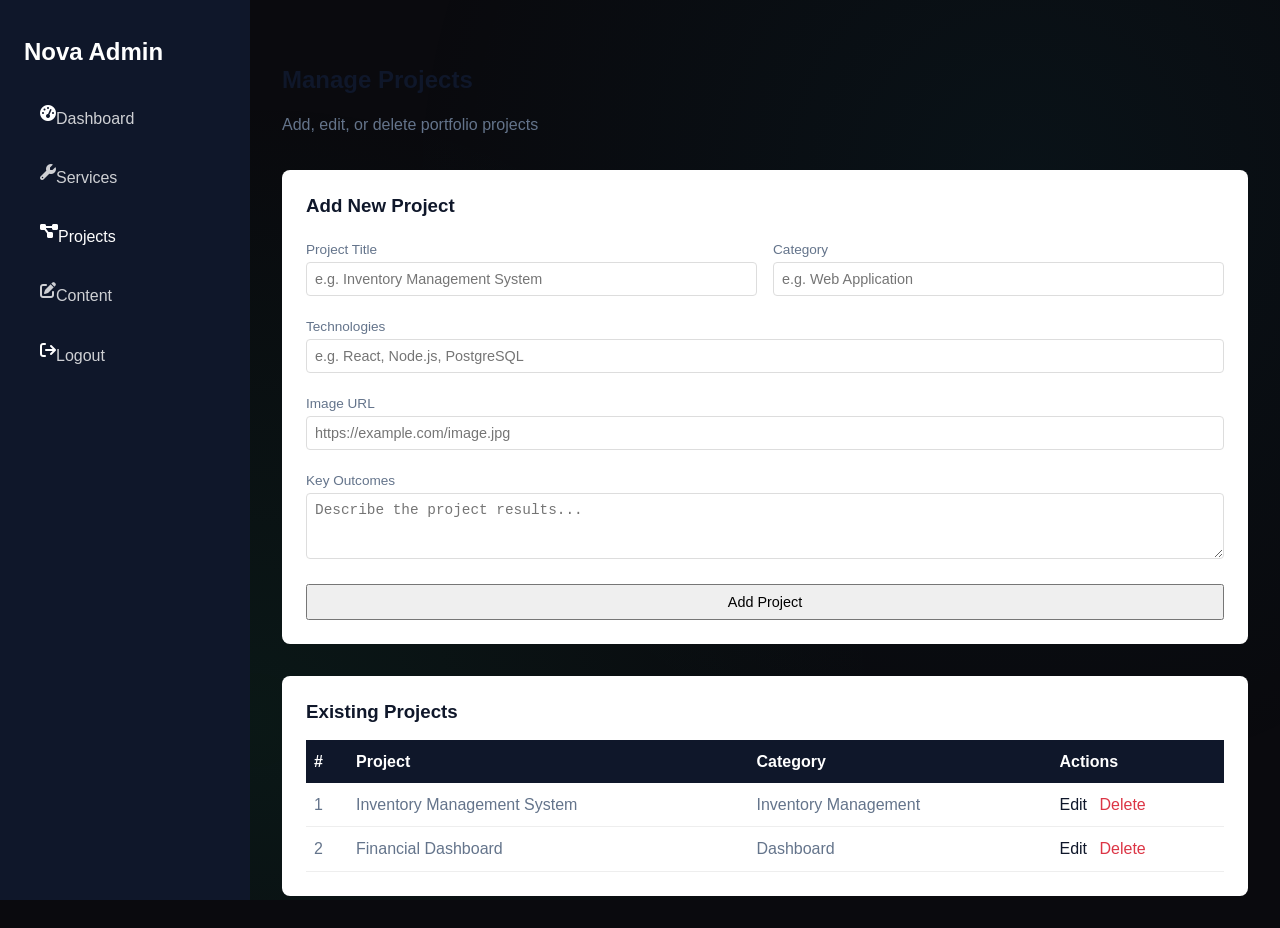
<file: admin/admin-projects.html>
<!DOCTYPE html>
<html lang="en">
<head>
    <meta charset="UTF-8">
    <meta name="viewport" content="width=device-width, initial-scale=1.0">
    <title>Nova Admin - Manage Projects</title>
    <link rel="stylesheet" href="../../css/styles.css">
    <link rel="stylesheet" href="https://cdnjs.cloudflare.com/ajax/libs/font-awesome/6.4.0/css/all.min.css">
</head>
<body>

    <!-- Sidebar -->
    <div class="admin-sidebar" style="width: 250px; background: var(--primary-color); height: 100vh; position: fixed; top: 0; left: 0; padding-top: 2rem;">
        <div style="padding: 0 1.5rem 1.5rem;">
            <div style="font-size: 1.5rem; font-weight: 700; color: var(--white); margin-bottom: 1.5rem;">Nova Admin</div>
            <nav>
                <ul style="list-style: none; padding: 0;">
                    <li style="margin-bottom: 1rem;">
                        <a href="admin-dashboard.html" style="color: rgba(255,255,255,0.8); text-decoration: none; font-size: 1rem; display: flex; align-items: gap; padding: 0.5rem 1rem; border-radius: 4px;">
                            <i class="fas fa-tachometer-alt" style="color: var(--white);"></i>
                            <span style="color: rgba(255,255,255,0.8);">Dashboard</span>
                        </a>
                    </li>
                    <li style="margin-bottom: 1rem;">
                        <a href="admin-services.html" style="color: rgba(255,255,255,0.8); text-decoration: none; font-size: 1rem; display: flex; align-items: gap; padding: 0.5rem 1rem; border-radius: 4px;">
                            <i class="fas fa-wrench" style="color: rgba(255,255,255,0.8);"></i>
                            <span style="color: rgba(255,255,255,0.8);">Services</span>
                        </a>
                    </li>
                    <li style="margin-bottom: 1rem; class="active">
                        <a href="admin-projects.html" style="color: var(--white); text-decoration: none; font-size: 1rem; display: flex; align-items: gap; padding: 0.5rem 1rem; border-radius: 4px;">
                            <i class="fas fa-project-diagram" style="color: var(--white);"></i>
                            <span style="color: var(--white);">Projects</span>
                        </a>
                    </li>
                    <li style="margin-bottom: 1rem;">
                        <a href="admin-content.html" style="color: rgba(255,255,255,0.8); text-decoration: none; font-size: 1rem; display: flex; align-items: gap; padding: 0.5rem 1rem; border-radius: 4px;">
                            <i class="fas fa-edit" style="color: rgba(255,255,255,0.8);"></i>
                            <span style="color: rgba(255,255,255,0.8);">Content</span>
                        </a>
                    </li>
                    <li style="margin-bottom: 1rem;">
                        <a href="admin-logout.php" style="color: rgba(255,255,255,0.8); text-decoration: none; font-size: 1rem; display: flex; align-items: gap; padding: 0.5rem 1rem; border-radius: 4px;">
                            <i class="fas fa-sign-out" style="color: var(--white);"></i>
                            <span style="color: rgba(255,255,255,0.8);">Logout</span>
                        </a>
                    </li>
                </ul>
            </nav>
        </div>
    </div>

    <!-- Main Content -->
    <div class="admin-main" style="margin-left: 250px; padding: 2rem; padding-top: 4rem;">
        <div style="margin-bottom: 2rem;">
            <h2 style="color: var(--primary-color); margin-bottom: 1rem;">Manage Projects</h2>
            <p style="color: var(--light-text);">Add, edit, or delete portfolio projects</p>
        </div>

        <!-- Add New Project Form -->
        <div style="background: var(--white); padding: 1.5rem; border-radius: 8px; box-shadow: var(--shadow); margin-bottom: 2rem;">
            <h3 style="color: var(--primary-color); margin-bottom: 1rem;">Add New Project</h3>
            <form style="display: flex; flex-direction: column; gap: 1rem;">
                <div style="display: grid; grid-template-columns: 1fr 1fr; gap: 1rem;">
                    <div>
                        <label style="font-size: 0.85rem; margin-bottom: 0.5rem;">Project Title</label>
                        <input type="text" placeholder="e.g. Inventory Management System" style="width: 100%; padding: 0.5rem; border: 1px solid #ddd; border-radius: 4px; font-size: 0.9rem;">
                    </div>
                    <div>
                        <label style="font-size: 0.85rem; margin-bottom: 0.5rem;">Category</label>
                        <input type="text" placeholder="e.g. Web Application" style="width: 100%; padding: 0.5rem; border: 1px solid #ddd; border-radius: 4px; font-size: 0.9rem;">
                    </div>
                </div>
                <div>
                    <label style="font-size: 0.85rem; margin-bottom: 0.5rem;">Technologies</label>
                    <input type="text" placeholder="e.g. React, Node.js, PostgreSQL" style="width: 100%; padding: 0.5rem; border: 1px solid #ddd; border-radius: 4px; font-size: 0.9rem;">
                </div>
                <div>
                    <label style="font-size: 0.85rem; margin-bottom: 0.5rem;">Image URL</label>
                    <input type="text" placeholder="https://example.com/image.jpg" style="width: 100%; padding: 0.5rem; border: 1px solid #ddd; border-radius: 4px; font-size: 0.9rem;">
                </div>
                <div>
                    <label style="font-size: 0.85rem; margin-bottom: 0.5rem;">Key Outcomes</label>
                    <textarea rows="3" placeholder="Describe the project results..." style="width: 100%; padding: 0.5rem; border: 1px solid #ddd; border-radius: 4px; font-size: 0.9rem; resize: vertical;"></textarea>
                </div>
                <button type="submit" class="btn-primary" style="padding: 0.5rem 1rem; font-size: 0.9rem;">Add Project</button>
            </form>
        </div>

        <!-- Projects Table -->
        <div style="background: var(--white); padding: 1.5rem; border-radius: 8px; box-shadow: var(--shadow);">
            <h3 style="color: var(--primary-color); margin-bottom: 1rem;">Existing Projects</h3>
            <div style="overflow-x: auto;">
                <table style="width: 100%; border-collapse: collapse;">
                    <thead>
                        <tr style="background: var(--primary-color); color: var(--white);">
                            <th style="padding: 0.5rem; text-align: left;">#</th>
                            <th style="padding: 0.5rem; text-align: left;">Project</th>
                            <th style="padding: 0.5rem; text-align: left;">Category</th>
                            <th style="padding: 0.5rem; text-align: left;">Actions</th>
                        </tr>
                    </thead>
                    <tbody>
                        <tr style="border-bottom: 1px solid #eee;">
                            <td style="padding: 0.5rem;">1</td>
                            <td style="padding: 0.5rem;">Inventory Management System</td>
                            <td style="padding: 0.5rem;">Inventory Management</td>
                            <td style="padding: 0.5rem;">
                                <a href="#" style="color: var(--primary-color); margin-right: 0.5rem;">Edit</a>
                                <a href="#" style="color: #dc3545;">Delete</a>
                            </td>
                        </tr>
                        <tr style="border-bottom: 1px solid #eee;">
                            <td style="padding: 0.5rem;">2</td>
                            <td style="padding: 0.5rem;">Financial Dashboard</td>
                            <td style="padding: 0.5rem;">Dashboard</td>
                            <td style="padding: 0.5rem;">
                                <a href="#" style="color: var(--primary-color); margin-right: 0.5rem;">Edit</a>
                                <a href="#" style="color: #dc3545;">Delete</a>
                            </td>
                        </tr>
                    </tbody>
                </table>
            </div>
        </div>
    </div>

    <script>
        // Activate current menu item
        document.querySelectorAll('.admin-sidebar a').forEach(link => {
            if (link.getAttribute('href') === 'admin-projects.html') {
                link.style.color = 'var(--white)';
            }
        });
    </script>

</body>
</html>
</file>
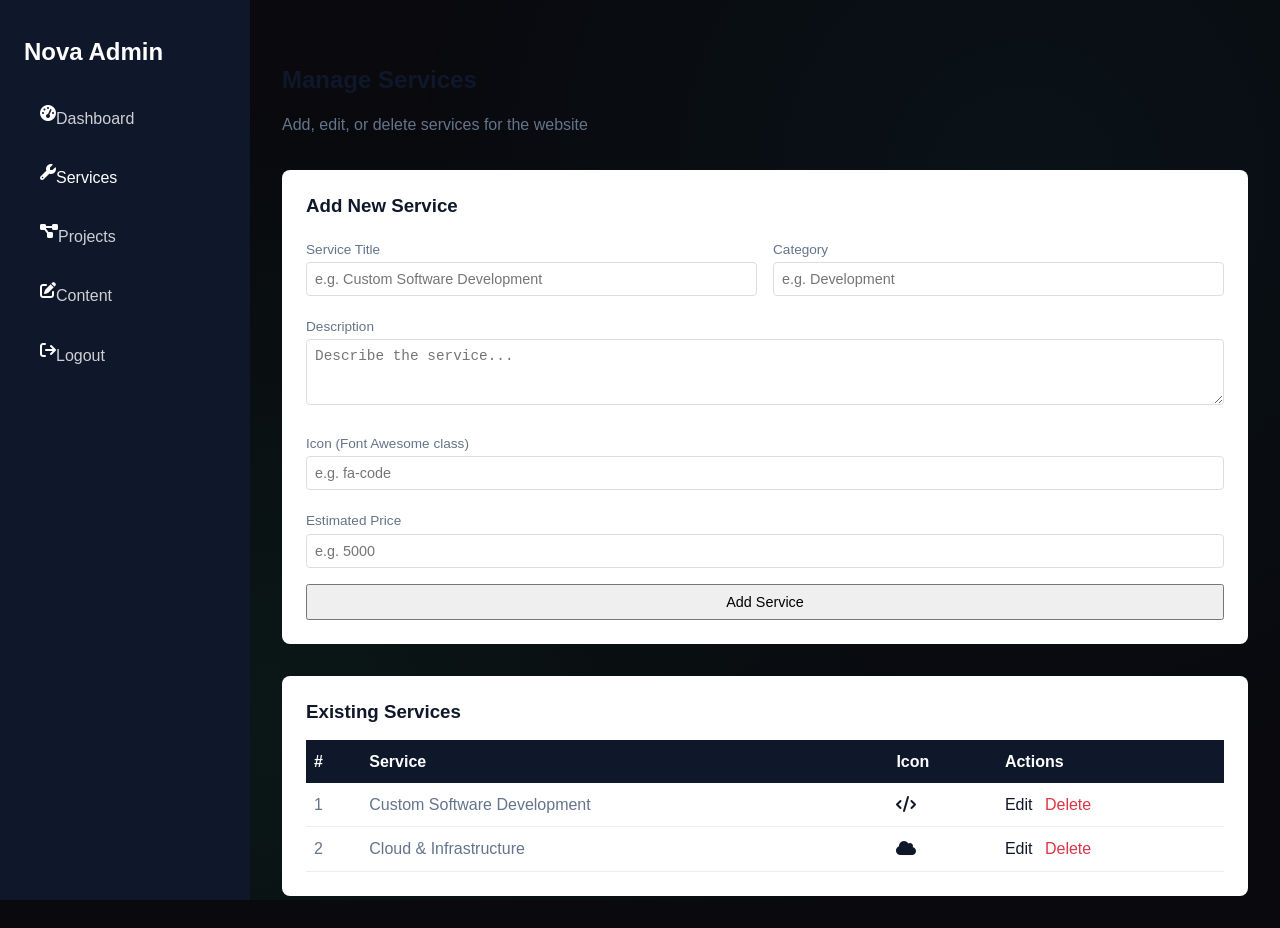
<file: admin/admin-services.html>
<!DOCTYPE html>
<html lang="en">
<head>
    <meta charset="UTF-8">
    <meta name="viewport" content="width=device-width, initial-scale=1.0">
    <title>Nova Admin - Manage Services</title>
    <link rel="stylesheet" href="../../css/styles.css">
    <link rel="stylesheet" href="https://cdnjs.cloudflare.com/ajax/libs/font-awesome/6.4.0/css/all.min.css">
</head>
<body>

    <!-- Sidebar -->
    <div class="admin-sidebar" style="width: 250px; background: var(--primary-color); height: 100vh; position: fixed; top: 0; left: 0; padding-top: 2rem;">
        <div style="padding: 0 1.5rem 1.5rem;">
            <div style="font-size: 1.5rem; font-weight: 700; color: var(--white); margin-bottom: 1.5rem;">Nova Admin</div>
            <nav>
                <ul style="list-style: none; padding: 0;">
                    <li style="margin-bottom: 1rem;">
                        <a href="admin-dashboard.html" style="color: rgba(255,255,255,0.8); text-decoration: none; font-size: 1rem; display: flex; align-items: gap; padding: 0.5rem 1rem; border-radius: 4px;">
                            <i class="fas fa-tachometer-alt" style="color: var(--white);"></i>
                            <span style="color: rgba(255,255,255,0.8);">Dashboard</span>
                        </a>
                    </li>
                    <li style="margin-bottom: 1rem; class="active">
                        <a href="admin-services.html" style="color: var(--white); text-decoration: none; font-size: 1rem; display: flex; align-items: gap; padding: 0.5rem 1rem; border-radius: 4px;">
                            <i class="fas fa-wrench" style="color: var(--white);"></i>
                            <span style="color: var(--white);">Services</span>
                        </a>
                    </li>
                    <li style="margin-bottom: 1rem;">
                        <a href="admin-projects.html" style="color: rgba(255,255,255,0.8); text-decoration: none; font-size: 1rem; display: flex; align-items: gap; padding: 0.5rem 1rem; border-radius: 4px;">
                            <i class="fas fa-project-diagram" style="color: var(--white);"></i>
                            <span style="color: rgba(255,255,255,0.8);">Projects</span>
                        </a>
                    </li>
                    <li style="margin-bottom: 1rem;">
                        <a href="admin-content.html" style="color: rgba(255,255,255,0.8); text-decoration: none; font-size: 1rem; display: flex; align-items: gap; padding: 0.5rem 1rem; border-radius: 4px;">
                            <i class="fas fa-edit" style="color: var(--white);"></i>
                            <span style="color: rgba(255,255,255,0.8);">Content</span>
                        </a>
                    </li>
                    <li style="margin-bottom: 1rem;">
                        <a href="admin-logout.php" style="color: rgba(255,255,255,0.8); text-decoration: none; font-size: 1rem; display: flex; align-items: gap; padding: 0.5rem 1rem; border-radius: 4px;">
                            <i class="fas fa-sign-out" style="color: var(--white);"></i>
                            <span style="color: rgba(255,255,255,0.8);">Logout</span>
                        </a>
                    </li>
                </ul>
            </nav>
        </div>
    </div>

    <!-- Main Content -->
    <div class="admin-main" style="margin-left: 250px; padding: 2rem; padding-top: 4rem;">
        <div style="margin-bottom: 2rem;">
            <h2 style="color: var(--primary-color); margin-bottom: 1rem;">Manage Services</h2>
            <p style="color: var(--light-text);">Add, edit, or delete services for the website</p>
        </div>

        <!-- Add New Service Form -->
        <div style="background: var(--white); padding: 1.5rem; border-radius: 8px; box-shadow: var(--shadow); margin-bottom: 2rem;">
            <h3 style="color: var(--primary-color); margin-bottom: 1rem;">Add New Service</h3>
            <form style="display: flex; flex-direction: column; gap: 1rem;">
                <div style="display: grid; grid-template-columns: 1fr 1fr; gap: 1rem;">
                    <div>
                        <label style="font-size: 0.85rem; margin-bottom: 0.5rem;">Service Title</label>
                        <input type="text" placeholder="e.g. Custom Software Development" style="width: 100%; padding: 0.5rem; border: 1px solid #ddd; border-radius: 4px; font-size: 0.9rem;">
                    </div>
                    <div>
                        <label style="font-size: 0.85rem; margin-bottom: 0.5rem;">Category</label>
                        <input type="text" placeholder="e.g. Development" style="width: 100%; padding: 0.5rem; border: 1px solid #ddd; border-radius: 4px; font-size: 0.9rem;">
                    </div>
                </div>
                <div>
                    <label style="font-size: 0.85rem; margin-bottom: 0.5rem;">Description</label>
                    <textarea rows="3" placeholder="Describe the service..." style="width: 100%; padding: 0.5rem; border: 1px solid #ddd; border-radius: 4px; font-size: 0.9rem; resize: vertical;"></textarea>
                </div>
                <div>
                    <label style="font-size: 0.85rem; margin-bottom: 0.5rem;">Icon (Font Awesome class)</label>
                    <input type="text" placeholder="e.g. fa-code" style="width: 100%; padding: 0.5rem; border: 1px solid #ddd; border-radius: 4px; font-size: 0.9rem;">
                </div>
                <div>
                    <label style="font-size: 0.85rem; margin-bottom: 0.5rem;">Estimated Price</label>
                    <input type="number" placeholder="e.g. 5000" style="width: 100%; padding: 0.5rem; border: 1px solid #ddd; border-radius: 4px; font-size: 0.9rem;">
                </div>
                <button type="submit" class="btn-primary" style="padding: 0.5rem 1rem; font-size: 0.9rem;">Add Service</button>
            </form>
        </div>

        <!-- Services Table -->
        <div style="background: var(--white); padding: 1.5rem; border-radius: 8px; box-shadow: var(--shadow);">
            <h3 style="color: var(--primary-color); margin-bottom: 1rem;">Existing Services</h3>
            <div style="overflow-x: auto;">
                <table style="width: 100%; border-collapse: collapse;">
                    <thead>
                        <tr style="background: var(--primary-color); color: var(--white);">
                            <th style="padding: 0.5rem; text-align: left;">#</th>
                            <th style="padding: 0.5rem; text-align: left;">Service</th>
                            <th style="padding: 0.5rem; text-align: left;">Icon</th>
                            <th style="padding: 0.5rem; text-align: left;">Actions</th>
                        </tr>
                    </thead>
                    <tbody>
                        <tr style="border-bottom: 1px solid #eee;">
                            <td style="padding: 0.5rem;">1</td>
                            <td style="padding: 0.5rem;">Custom Software Development</td>
                            <td style="padding: 0.5rem;"><i class="fas fa-code" style="color: var(--primary-color);"></i></td>
                            <td style="padding: 0.5rem;">
                                <a href="#" style="color: var(--primary-color); margin-right: 0.5rem;">Edit</a>
                                <a href="#" style="color: #dc3545;">Delete</a>
                            </td>
                        </tr>
                        <tr style="border-bottom: 1px solid #eee;">
                            <td style="padding: 0.5rem;">2</td>
                            <td style="padding: 0.5rem;">Cloud & Infrastructure</td>
                            <td style="padding: 0.5rem;"><i class="fas fa-cloud" style="color: var(--primary-color);"></i></td>
                            <td style="padding: 0.5rem;">
                                <a href="#" style="color: var(--primary-color); margin-right: 0.5rem;">Edit</a>
                                <a href="#" style="color: #dc3545;">Delete</a>
                            </td>
                        </tr>
                    </tbody>
                </table>
            </div>
        </div>
    </div>

    <script>
        // Activate current menu item
        document.querySelectorAll('.admin-sidebar a').forEach(link => {
            if (link.getAttribute('href') === 'admin-services.html') {
                link.style.color = 'var(--white)';
            }
        });
    </script>

</body>
</html>
</file>
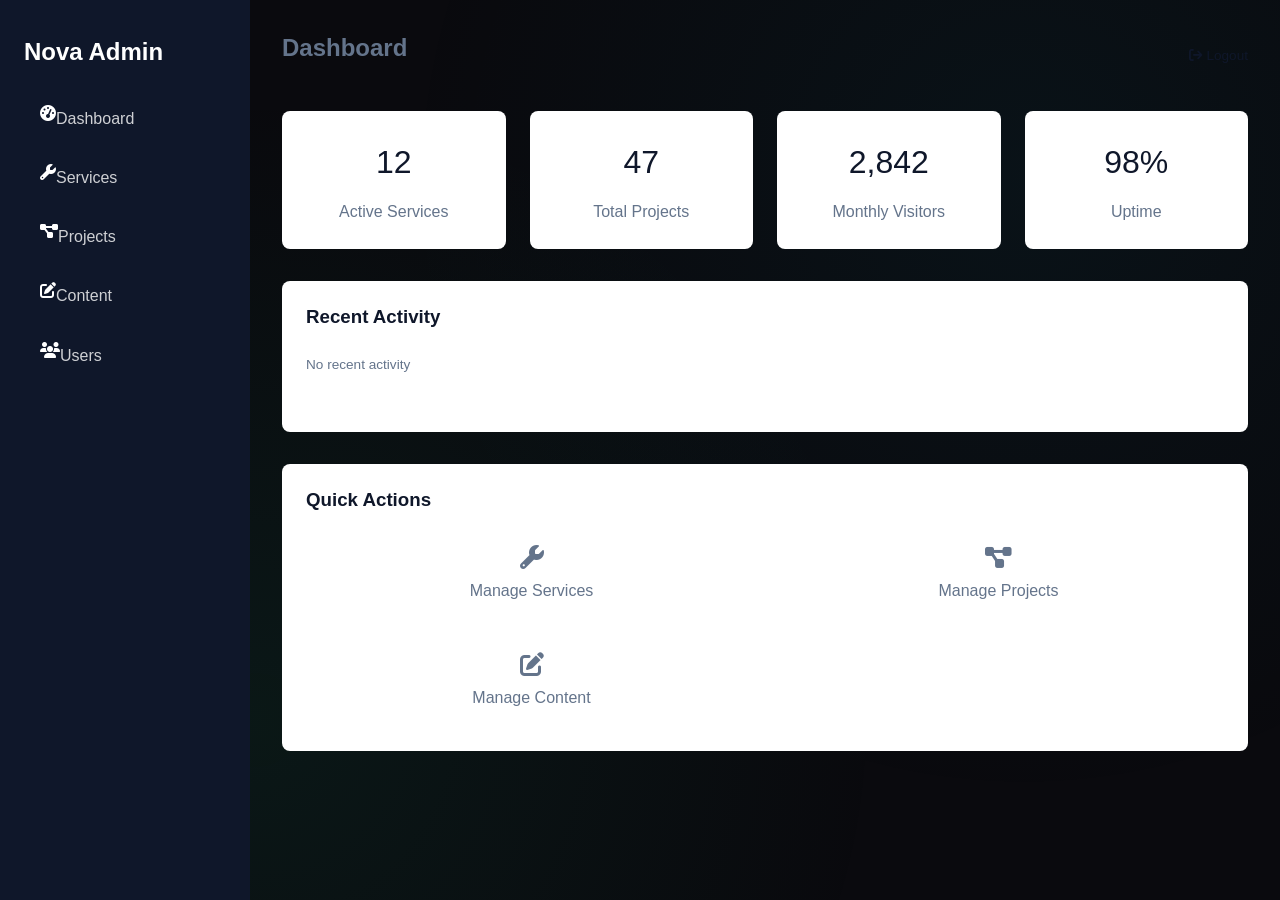
<file: admin/dashboard.html>
<!DOCTYPE html>
<html lang="en">
<head>
    <meta charset="UTF-8">
    <meta name="viewport" content="width=device-width, initial-scale=1.0">
    <title>Nova Admin - Dashboard</title>
    <link rel="stylesheet" href="../../css/styles.css">
    <link rel="stylesheet" href="https://cdnjs.cloudflare.com/ajax/libs/font-awesome/6.4.0/css/all.min.css">
</head>
<body>

    <!-- Sidebar -->
    <div class="admin-sidebar" style="width: 250px; background: var(--primary-color); height: 100vh; position: fixed; top: 0; left: 0; padding-top: 2rem;">
        <div style="padding: 0 1.5rem 1.5rem;">
            <div style="font-size: 1.5rem; font-weight: 700; color: var(--white); margin-bottom: 1.5rem;">Nova Admin</div>
            <nav>
                <ul style="list-style: none; padding: 0;">
                    <li style="margin-bottom: 1rem;">
                        <a href="admin-dashboard.html" style="color: rgba(255,255,255,0.8); text-decoration: none; font-size: 1rem; display: flex; align-items: gap; padding: 0.5rem 1rem; border-radius: 4px;">
                            <i class="fas fa-tachometer-alt" style="color: var(--white);"></i>
                            <span style="color: rgba(255,255,255,0.8);">Dashboard</span>
                        </a>
                    </li>
                    <li style="margin-bottom: 1rem;">
                        <a href="admin-services.html" style="color: rgba(255,255,255,0.8); text-decoration: none; font-size: 1rem; display: flex; align-items: gap; padding: 0.5rem 1rem; border-radius: 4px;">
                            <i class="fas fa-wrench" style="color: var(--white);"></i>
                            <span style="color: rgba(255,255,255,0.8);">Services</span>
                        </a>
                    </li>
                    <li style="margin-bottom: 1rem;">
                        <a href="admin-projects.html" style="color: rgba(255,255,255,0.8); text-decoration: none; font-size: 1rem; display: flex; align-items: gap; padding: 0.5rem 1rem; border-radius: 4px;">
                            <i class="fas fa-project-diagram" style="color: var(--white);"></i>
                            <span style="color: rgba(255,255,255,0.8);">Projects</span>
                        </a>
                    </li>
                    <li style="margin-bottom: 1rem;">
                        <a href="admin-content.html" style="color: rgba(255,255,255,0.8); text-decoration: none; font-size: 1rem; display: flex; align-items: gap; padding: 0.5rem 1rem; border-radius: 4px;">
                            <i class="fas fa-edit" style="color: var(--white);"></i>
                            <span style="color: rgba(255,255,255,0.8);">Content</span>
                        </a>
                    </li>
                    <li style="margin-bottom: 1rem;">
                        <a href="admin-users.html" style="color: rgba(255,255,255,0.8); text-decoration: none; font-size: 1rem; display: flex; align-items: gap; padding: 0.5rem 1rem; border-radius: 4px;">
                            <i class="fas fa-users" style="color: var(--white);"></i>
                            <span style="color: rgba(255,255,255,0.8);">Users</span>
                        </a>
                    </li>
                </ul>
            </nav>
        </div>
    </div>

    <!-- Main Content -->
    <div class="admin-main" style="margin-left: 250px; padding: 2rem;">
        <div style="display: flex; justify-content: space-between; align-items: center; margin-bottom: 2rem;">
            <h2 style="color: var(--text-center);">Dashboard</h2>
            <div style="display: flex; gap: 1rem;">
                <a href="admin-logout.php" style="color: var(--primary-color); text-decoration: none; font-size: 0.85rem;">
                    <i class="fas fa-sign-out"></i> Logout
                </a>
            </div>
        </div>

        <!-- Stats Cards -->
        <div style="display: grid; grid-template-columns: repeat(auto-fit, minmax(200px, 1fr)); gap: 1.5rem; margin-bottom: 2rem;">
            <div style="background: var(--white); padding: 1.5rem; border-radius: 8px; box-shadow: var(--shadow); text-align: center;">
                <div style="font-size: 2rem; color: var(--primary-color); margin-bottom: 0.5rem;">12</div>
                <div style="color: var(--light-text);">Active Services</div>
            </div>
            <div style="background: var(--white); padding: 1.5rem; border-radius: 8px; box-shadow: var(--shadow); text-align: center;">
                <div style="font-size: 2rem; color: var(--primary-color); margin-bottom: 0.5rem;">47</div>
                <div style="color: var(--light-text);">Total Projects</div>
            </div>
            <div style="background: var(--white); padding: 1.5rem; border-radius: 8px; box-shadow: var(--shadow); text-align: center;">
                <div style="font-size: 2rem; color: var(--primary-color); margin-bottom: 0.5rem;">2,842</div>
                <div style="color: var(--light-text);">Monthly Visitors</div>
            </div>
            <div style="background: var(--white); padding: 1.5rem; border-radius: 8px; box-shadow: var(--shadow); text-align: center;">
                <div style="font-size: 2rem; color: var(--primary-color); margin-bottom: 0.5rem;">98%</div>
                <div style="color: var(--light-text);">Uptime</div>
            </div>
        </div>

        <!-- Recent Activity -->
        <div style="background: var(--white); padding: 1.5rem; border-radius: 8px; box-shadow: var(--shadow);">
            <h3 style="color: var(--primary-color); margin-bottom: 1rem;">Recent Activity</h3>
            <div style="max-height: 300px; overflow-y: auto;">
                <p style="color: var(--light-text); font-size: 0.85rem; padding: 0.5rem 0;">No recent activity</p>
            </div>
        </div>

        <!-- Quick Stats -->
        <div style="background: var(--white); padding: 1.5rem; border-radius: 8px; box-shadow: var(--shadow); margin-top: 2rem;">
            <h3 style="color: var(--primary-color); margin-bottom: 1rem;">Quick Actions</h3>
            <div style="display: grid; grid-template-columns: repeat(2, 1fr); gap: 1rem;">
                <a href="admin-services.html" style="background: var(--background); padding: 1rem; border-radius: 4px; text-align: center; color: var(--text-color); display: block;">
                    <i class="fas fa-wrench" style="font-size: 1.5rem; margin-bottom: 0.5rem; display: block;"></i>
                    <span>Manage Services</span>
                </a>
                <a href="admin-projects.html" style="background: var(--background); padding: 1rem; border-radius: 4px; text-align: center; color: var(--text-color); display: block;">
                    <i class="fas fa-project-diagram" style="font-size: 1.5rem; margin-bottom: 0.5rem; display: block;"></i>
                    <span>Manage Projects</span>
                </a>
                <a href="admin-content.html" style="background: var(--background); padding: 1rem; border-radius: 4px; text-align: center; color: var(--text-color); display: block;">
                    <i class="fas fa-edit" style="font-size: 1.5rem; margin-bottom: 0.5rem; display: block;"></i>
                    <span>Manage Content</span>
                </a>
            </div>
        </div>
    </div>

    <script>
        // Sidebar toggle for mobile
        const sidebar = document.querySelector('.admin-sidebar');
        const mainContent = document.querySelector('.admin-main');

        // For mobile responsiveness, add a toggle button
        const toggleBtn = document.createElement('button');
        toggleBtn.style.display = 'none';
        toggleBtn.style.position = 'fixed';
        toggleBtn.style.top = '1rem';
        toggleBtn.style.left = '1rem';
        toggleBtn.style.zIndex = '1000';
        toggleBtn.style.background = 'var(--primary-color)';
        toggleBtn.style.color = 'var(--white)';
        toggleBtn.style.padding = '0.5rem 1rem';
        toggleBtn.style.border = 'none';
        toggleBtn.style.borderRadius = '4px';
        toggleBtn.style.cursor = 'pointer';
        toggleBtn.innerHTML = '<i class="fas fa-bars"></i>';
        document.body.insertBefore(toggleBtn, document.body.firstChild);

        toggleBtn.addEventListener('click', () => {
            sidebar.style.left = sidebar.style.left === '0px' ? '-250px' : '0px';
            mainContent.style.marginLeft = mainContent.style.marginLeft === '250px' ? '0' : '250px';
        });

        // Make sidebar draggable/responsive on mobile
        function handleResize() {
            if (window.innerWidth < 768) {
                sidebar.style.left = '-250px';
                mainContent.style.marginLeft = '0';
                toggleBtn.style.display = 'block';
            } else {
                sidebar.style.left = '0';
                mainContent.style.marginLeft = '250px';
                toggleBtn.style.display = 'none';
            }
        }
        window.addEventListener('resize', handleResize);
        handleResize();
    </script>

</body>
</html>
</file>
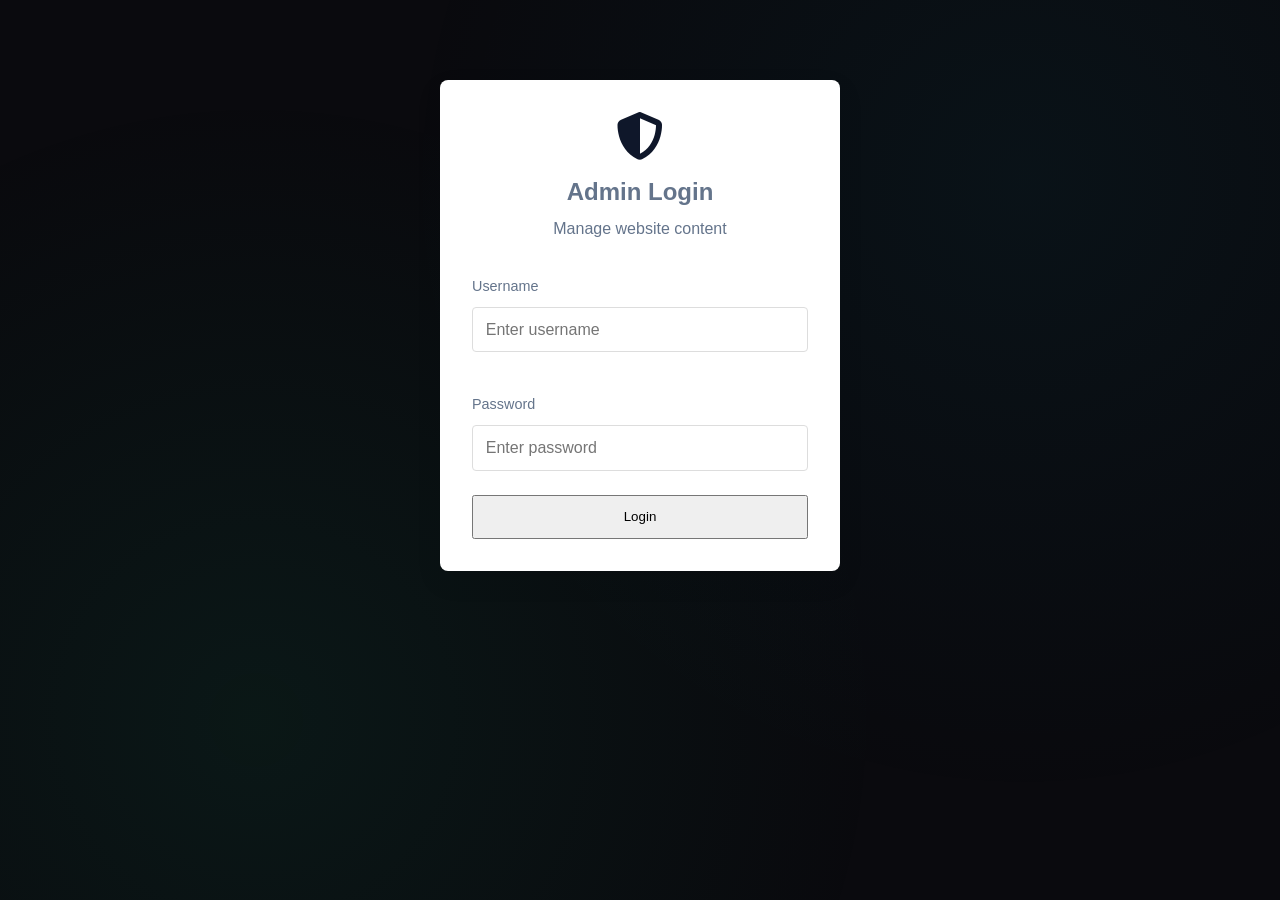
<file: admin/login.html>
<!DOCTYPE html>
<html lang="en">
<head>
    <meta charset="UTF-8">
    <meta name="viewport" content="width=device-width, initial-scale=1.0">
    <meta name="description" content="Nova Admin - Login">
    <title>Nova Admin - Login</title>
    <link rel="stylesheet" href="../css/styles.css">
    <link rel="stylesheet" href="https://cdnjs.cloudflare.com/ajax/libs/font-awesome/6.4.0/css/all.min.css">
</head>
<body>

    <!-- Admin Login Container -->
    <div class="admin-login-container" style="max-width: 400px; margin: 5rem auto; padding: 2rem; background: var(--white); border-radius: 8px; box-shadow: 0 10px 25px rgba(0,0,0,0.1);">
        <div style="text-align: center; margin-bottom: 2rem;">
            <i class="fas fa-shield-alt" style="font-size: 3rem; color: var(--primary-color); margin-bottom: 1rem;"></i>
            <h2 style="color: var(--text-center); margin-bottom: 0.5rem;">Admin Login</h2>
            <p style="color: var(--light-text);">Manage website content</p>
        </div>

        <form id="adminLoginForm" style="display: flex; flex-direction: column; gap: 1.5rem;">
            <div style="display: flex; flex-direction: column;">
                <label style="font-size: 0.9rem; margin-bottom: 0.5rem;">Username</label>
                <input type="text" id="username" name="username" placeholder="Enter username" required 
                    style="padding: 0.8rem; border: 1px solid #ddd; border-radius: 4px; font-size: 1rem; margin-bottom: 1rem;">
            </div>

            <div style="display: flex; flex-direction: column;">
                <label style="font-size: 0.9rem; margin-bottom: 0.5rem;">Password</label>
                <input type="password" id="password" name="password" placeholder="Enter password" required
                    style="padding: 0.8rem; border: 1px solid #ddd; border-radius: 4px; font-size: 1rem;">
            </div>

            <button type="submit" class="btn-primary" style="width: 100%; padding: 0.8rem 1.5rem;">Login</button>

            <div id="loginResponse" style="margin-top: 1rem; padding: 0.8rem; border-radius: 4px; display: none;"></div>
        </form>
    </div>

    <script>
        document.getElementById('adminLoginForm').addEventListener('submit', function(e) {
            e.preventDefault();
            
            const username = document.getElementById('username').value;
            const password = document.getElementById('password').value;
            const responseDiv = document.getElementById('loginResponse');
            
            // Simple hardcoded credentials for demo
            const validUsername = 'admin';
            const validPassword = 'password123';
            
            if (username === validUsername && password === validPassword) {
                // In a real application, would redirect to admin dashboard
                responseDiv.style.background = '#d1f9c4';
                responseDiv.style.color = '#059669';
                responseDiv.style.display = 'block';
                responseDiv.textContent = 'Login successful! Redirecting...';
                setTimeout(() => {
                    window.location.href = 'admin-dashboard.html';
                }, 2000);
            } else {
                responseDiv.style.background = '#fee2e2';
                responseDiv.style.color = '#dc2626';
                responseDiv.style.display = 'block';
                responseDiv.textContent = 'Invalid credentials. Please try again.';
            }
        });
    </script>

</body>
</html>
</file>
<file: css/styles.css>
/* ==========================================
   NOVA WEBSITE - PREMIUM UI/UX DESIGN
   Modern, responsive, with meaningful animations
   ========================================== */

/* CSS Variables - Premium Design System */
:root {
    /* Color Palette - Sophisticated Tech Theme with Purple Accents */
    --primary-color: #0f172a;
    --primary-light: #252d48;
    --primary-dark: #0a0a0e;
    --secondary-color: #10b981;
    --accent-color: #f59e0b;
    --danger-color: #ef4444;
    --success-color: #10b981;
    --purple-accent: #8b5cf6;   /* Purple accent from nexora inspiration */
    --purple-light: #a78bfa;     /* Light purple */
    --purple-dark: #6d28d9;      /* Dark purple */
    
    /* Gradient Colors */
    --gradient-start: #0f172a;
    --gradient-end: #252d48;
    --gradient-accent: #1e40af;
    --gradient-secondary: #06b6d4;
    --gradient-purple: linear-gradient(135deg, #8b5cf6, #a78bfa);  /* Purple gradient */
    --gradient-purple-dark: linear-gradient(135deg, #6d28d9, #8b5cf6);
    
    /* Neutral Colors */
    --white: #ffffff;
    --light-bg: #f8fafc;
    --lighter-bg: #f8fafc;
    --text-primary: #0f172a;
    --text-secondary: #64748b;
    --text-light: #94a3b8;
    --border-color: #e2e8f0;
    
    /* Shadows - Enhanced for depth */
    --shadow-sm: 0 1px 2px 0 rgba(0, 0, 0, 0.05);
    --shadow-md: 0 4px 6px -1px rgba(0, 0, 0, 0.1), 0 2px 4px -1px rgba(0, 0, 0, 0.06);
    --shadow-lg: 0 10px 15px -3px rgba(0, 0, 0, 0.15), 0 4px 6px -2px rgba(0, 0, 0, 0.1);
    --shadow-xl: 0 20px 25px -5px rgba(0, 0, 0, 0.2), 0 10px 10px -5px rgba(0, 0, 0, 0.1);
    --shadow-glow: 0 0 30px rgba(16, 185, 129, 0.3);
    --shadow-purple: 0 10px 30px rgba(139, 92, 246, 0.25);  /* Purple shadow */
    
    --transition-fast: 0.2s ease;
    --transition-normal: 0.3s ease;
    --transition-slow: 0.5s ease;
    --cubic-bezier: cubic-bezier(0.4, 0, 0.2, 1);
}

/* Reset & Base */
* {
    margin: 0;
    padding: 0;
    box-sizing: border-box;
}

html {
    scroll-behavior: smooth;
}

body {
    font-family: 'Poppins', 'Segoe UI', Tahoma, Geneva, Verdana, sans-serif;
    line-height: 1.7;
    color: var(--text-secondary);
    background-color: var(--primary-dark);
    overflow-x: hidden;
}

/* Background Pattern */
body::before {
    content: '';
    position: fixed;
    top: 0;
    left: 0;
    right: 0;
    bottom: 0;
    background-image: 
        radial-gradient(circle at 20% 80%, rgba(16, 185, 129, 0.08) 0%, transparent 50%),
        radial-gradient(circle at 80% 20%, rgba(6, 182, 212, 0.05) 0%, transparent 50%);
    pointer-events: none;
    z-index: -1;
}

img, svg, video, canvas {
    display: block;
    max-width: 100%;
    height: auto;
}

/* Typography */
h1, h2, h3, h4, h5, h6 {
    font-weight: 700;
    line-height: 1.3;
    color: var(--text-primary);
    margin-bottom: 1rem;
}

p {
    margin-bottom: 1.5rem;
    font-size: 1rem;
}

a {
    color: inherit;
    text-decoration: none;
    transition: var(--transition-normal);
}

ul {
    list-style: none;
}

button {
    cursor: pointer;
    transition: var(--transition-normal);
}

/* ==========================================
   NAVIGATION
   ========================================== */
.navbar {
    position: fixed;
    top: 0;
    width: 100%;
    background: rgba(15, 23, 42, 0.9);
    backdrop-filter: blur(30px);
    -webkit-backdrop-filter: blur(30px);
    z-index: 1000;
    border-bottom: 1px solid rgba(255, 255, 255, 0.05);
    transition: var(--transition-normal);
}

.navbar.scrolled {
    background: rgba(10, 10, 14, 0.93);
    box-shadow: var(--shadow-purple) 0 4px 12px -2px;
    border-bottom: 1px solid rgba(139, 92, 246, 0.15);
}

.navbar-container {
    max-width: 1300px;
    margin: 0 auto;
    padding: 1rem 2rem;
    display: flex;
    justify-content: space-between;
    align-items: center;
}

.logo {
    font-family: 'Playfair Display', serif;
    font-size: 2.2rem;
    font-weight: 700;
    color: var(--white);
    display: flex;
    align-items: center;
    gap: 0.8rem;
}

.logo i {
    font-size: 2.5rem;
    background: var(--gradient-purple);
    -webkit-background-clip: text;
    -webkit-text-fill-color: transparent;
    background-clip: text;
    filter: drop-shadow(0 0 20px rgba(139, 92, 246, 0.4));
}

.logo:hover i {
    transform: scale(1.1) rotate(5deg);
    transition: var(--transition-normal);
}

.nav-links {
    display: flex;
    gap: 3rem;
}

.nav-links a {
    font-size: 0.9rem;
    font-weight: 500;
    color: var(--text-light);
    position: relative;
    padding-bottom: 4px;
}

.nav-links a::after {
    content: '';
    position: absolute;
    bottom: 0;
    left: 0;
    width: 0;
    height: 2px;
    background: var(--gradient-purple);
    transition: var(--transition-normal);
}

.nav-links a:hover {
    color: var(--purple-accent);
}

.nav-links a:hover::after {
    width: 100%;
}

.nav-links a.active {
    color: var(--purple-accent);
}

.nav-links a.active::after {
    width: 100%;
}

.mobile-toggle {
    display: none;
    flex-direction: column;
    gap: 5px;
    padding: 0.5rem;
    background: none;
    border: none;
    cursor: pointer;
}

.mobile-toggle span {
    width: 28px;
    height: 2px;
    background: var(--text-primary);
    transition: var(--transition-normal);
    position: relative;
}

.mobile-toggle span::before,
.mobile-toggle span::after {
    content: '';
    position: absolute;
    left: 0;
    width: 100%;
    height: 2px;
    background: var(--text-primary);
    transition: var(--transition-normal);
}

.mobile-toggle span::before { top: -8px; }
.mobile-toggle span::after { bottom: -8px; }

.mobile-toggle.active span {
    background: transparent;
}

.mobile-toggle.active span::before {
    top: 0;
    transform: rotate(45deg);
}

.mobile-toggle.active span::after {
    bottom: 0;
    transform: rotate(-45deg);
}

@media (max-width: 968px) {
    .mobile-toggle {
        display: flex;
    }
    
    .nav-links {
        position: fixed;
        top: 100%;
        left: 0;
        width: 100%;
        background: var(--primary-dark);
        flex-direction: column;
        align-items: center;
        gap: 2rem;
        padding: 3rem 0;
        display: none;
        z-index: 999;
    }
    
    .nav-links.active {
        display: flex;
    }
    
    .nav-links a {
        width: 100%;
        padding: 0.8rem 1rem;
        border-bottom: 1px solid var(--border-color);
        color: var(--text-light);
    }
    
    .nav-links a:hover {
        color: var(--secondary-color);
    }
    
    .nav-links a.active {
        color: var(--secondary-color);
        background: var(--primary-light);
    }
    
    .hero-content h1 {
        font-size: 2.8rem;
    }
}

@media (max-width: 600px) {
    .navbar-container {
        padding: 1rem;
    }
    
    .hero-content h1 {
        font-size: 2.2rem;
    }
    
    .section-header h2 {
        font-size: 1.8rem;
    }
}

/* ==========================================
   HERO SECTION - Premium with Motion
   ========================================== */
.hero {
    min-height: 100vh;
    display: flex;
    align-items: center;
    position: relative;
    padding: 0;
    overflow: hidden;
}

.hero::before {
    content: '';
    position: absolute;
    top: 0;
    left: 0;
    right: 0;
    bottom: 0;
    background: 
        linear-gradient(135deg, rgba(15, 23, 42, 0.9) 0%, rgba(30, 41, 59, 0.9) 100%);
}

.hero .tech-shapes {
    position: absolute;
    top: 0;
    left: 0;
    right: 0;
    bottom: 0;
    overflow: hidden;
    pointer-events: none;
}

.hero .shape {
    position: absolute;
    border: 1px solid rgba(16, 185, 129, 0.15);
    filter: blur(30px);
    animation: float 20s infinite ease-in-out;
}

.shape-1 {
    width: 400px;
    height: 400px;
    top: -100px;
    left: -100px;
    animation-delay: 0s;
}

.shape-2 {
    width: 300px;
    height: 300px;
    bottom: -50px;
    right: -50px;
    animation-delay: -7s;
}

.shape-3 {
    width: 200px;
    height: 200px;
    top: 50%;
    left: 50%;
    transform: translate(-50%, -50%);
    animation-delay: -14s;
}

@keyframes float {
    0%, 100% { transform: translate(0, 0) scale(1); }
    33% { transform: translate(30px, -30px) scale(1.1); }
    66% { transform: translate(-20px, 20px) scale(0.9); }
}

.hero-content {
    max-width: 900px;
    padding: 3rem 2rem;
    text-align: center;
    position: relative;
    z-index: 2;
}

.hero-content h1 {
    font-size: 4.5rem;
    font-weight: 800;
    line-height: 1.1;
    color: var(--white);
    letter-spacing: -0.03em;
    margin-bottom: 1.5rem;
    background: linear-gradient(135deg, #fff 0%, #e2e8f0 100%);
    -webkit-background-clip: text;
    -webkit-text-fill-color: transparent;
    background-clip: text;
    animation: typewriter 1s ease;
}

@keyframes typewriter {
    from { width: 0; }
    to { width: 100%; }
}

.hero-content h1 span {
    background: linear-gradient(135deg, #10b981, #f59e0b);
    -webkit-background-clip: text;
    -webkit-text-fill-color: transparent;
    background-clip: text;
}

.hero-content p {
    font-size: 1.3rem;
    color: rgba(255, 255, 255, 0.7);
    margin-bottom: 2.5rem;
    max-width: 650px;
    margin-left: auto;
    margin-right: auto;
}

.hero-content .btn-group {
    display: flex;
    gap: 1rem;
    justify-content: center;
}

.hero-image {
    text-align: right;
    position: relative;
    top: -100px;
}

.hero-image .profile-img {
    width: 400px;
    height: 400px;
    border-radius: 50%;
    object-fit: cover;
    box-shadow: var-shadow-xl;
    border: 8px solid var(--primary-light);
    animation: pulse 4s infinite ease-in-out;
}

@keyframes pulse {
    0%, 100% { box-shadow: 0 0 0 0 rgba(16, 185, 129, 0.4); }
    50% { box-shadow: 0 0 25px 5px rgba(16, 185, 129, 0.4); }
}

/* ==========================================
   SERVICES SECTION - Enhanced
   ========================================== */
.services {
    padding: 6rem 2rem;
    background: var(--primary-light);
}

.services .section-header {
    text-align: center;
    margin-bottom: 5rem;
}

.services .section-header h2 {
    font-size: 3rem;
    margin-bottom: 1rem;
    background: linear-gradient(135deg, var(--primary-dark), var(--text-primary));
    -webkit-background-clip: text;
    -webkit-text-fill-color: transparent;
    background-clip: text;
}

.services .section-header p {
    color: var(--text-secondary);
    font-size: 1.1rem;
    max-width: 700px;
    margin: 0 auto;
}

.services-grid {
    max-width: 1300px;
    margin: 0 auto;
    display: grid;
    grid-template-columns: repeat(auto-fit, minmax(350px, 1fr));
    gap: 2.5rem;
}

.service-card {
    background: var(--white);
    border-radius: 20px;
    padding: 3rem 2rem;
    box-shadow: var(--shadow-md);
    border: 1px solid var(--border-color);
    overflow: hidden;
    position: relative;
    transition: var(--transition-normal);
    opacity: 0;
    transform: translateY(40px);
    animation: cardIn var(--transition-normal) var(--transition-solver) forwards;
}

.service-card:nth-child(1) { animation-delay: 0.1s; }
.service-card:nth-child(2) { animation-delay: 0.2s; }
.service-card:nth-child(3) { animation-delay: 0.3s; }
.service-card:nth-child(4) { animation-delay: 0.4s; }
.service-card:nth-child(5) { animation-delay: 0.5s; }
.service-card:nth-child(6) { animation-delay: 0.6s; }

@keyframes cardIn {
    to {
        opacity: 1;
        transform: translateY(0);
    }
}

.service-card::before {
    content: '';
    position: absolute;
    top: 0;
    left: 0;
    right: 0;
    height: 3px;
    background: linear-gradient(90deg, var(--primary-color), var(--secondary-color));
    opacity: 0;
    transition: var(--transition-normal);
}

.service-card:hover {
    transform: translateY(-12px) scale(1.01);
    box-shadow: var(--shadow-glow);
    border-color: transparent;
}

.service-card:hover::before {
    opacity: 1;
}

.service-card:hover .service-icon {
    transform: scale(1.1) rotate(10deg);
}

.service-icon {
    width: 100px;
    height: 100px;
    background: linear-gradient(135deg, rgba(16, 185, 129, 0.1), rgba(6, 182, 212, 0.1));
    border-radius: 20px;
    display: flex;
    align-items: center;
    justify-content: center;
    margin: 0 auto 2rem;
    font-size: 3rem;
    color: var(--secondary-color);
    transition: var(--transition-normal);
    position: relative;
    overflow: hidden;
}

.service-icon::after {
    content: '';
    position: absolute;
    top: 0;
    left: 0;
    right: 0;
    bottom: 0;
    background: linear-gradient(135deg, var(--secondary-color), var(--accent-color));
    opacity: 0;
    transition: var(--transition-normal);
}

.service-card:hover .service-icon::after {
    opacity: 1;
}

.service-card h3 {
    font-size: 1.8rem;
    margin-bottom: 1rem;
    color: var(--primary-dark);
}

.service-card p {
    color: var(--text-secondary);
    font-size: 0.95rem;
    line-height: 1.7;
    margin-bottom: 2rem;
}

.service-link {
    display: inline-block;
    padding: 0.8rem 1.5rem;
    background: linear-gradient(135deg, var(--secondary-color), var(--accent-color));
    color: var(--white);
    border-radius: 50px;
    font-size: 0.85rem;
    font-weight: 600;
    transition: var(--transition-normal);
}

.service-link:hover {
    transform: translateY(-2px);
    box-shadow: var(--shadow-glow);
}

/* ==========================================
   PROJECTS SECTION - With Gallery Motion
   ========================================== */
.projects {
    padding: 6rem 2rem;
    background: var(--primary-dark);
}

.projects .section-header h2 {
    background: linear-gradient(135deg, #fff, var(--light-bg));
    -webkit-background-clip: text;
    -webkit-text-fill-color: transparent;
    background-clip: text;
}

.projects .section-header p {
    color: var(--text-light);
}

.projects-grid {
    max-width: 1300px;
    margin: 0 auto;
    display: grid;
    grid-template-columns: repeat(auto-fit, minmax(340px, 1fr));
    gap: 2.5rem;
}

.project-card {
    background: var(--primary-light);
    border-radius: 16px;
    overflow: hidden;
    border: 1px solid var(--border-color);
    transition: var(--transition-normal);
    opacity: 0;
    transform: translateY(40px);
    animation: cardIn var(--transition-normal) var(--transition-solver) forwards;
}

.project-card:nth-child(1) { animation-delay: 0.1s; }
.project-card:nth-child(2) { animation-delay: 0.2s; }
.project-card:nth-child(3) { animation-delay: 0.3s; }
.project-card:nth-child(4) { animation-delay: 0.4s; }

.project-card:hover {
    transform: translateY(-8px);
    box-shadow: var(--shadow-glow);
    border-color: transparent;
}

.project-image {
    height: 250px;
    background: var(--primary-dark);
    position: relative;
    overflow: hidden;
}

.project-image img {
    width: 100%;
    height: 100%;
    object-fit: cover;
    transition: var(--transition-normal);
}

.project-card:hover .project-image img {
    transform: scale(1.05) rotate(2deg);
}

.project-category {
    position: absolute;
    bottom: 0;
    left: 0;
    background: linear-gradient(90deg, var(--secondary-color), var(--accent-color));
    color: var(--white);
    padding: 0.6rem 1rem;
    font-size: 0.75rem;
    font-weight: 600;
    text-transform: uppercase;
    letter-spacing: 1px;
}

.project-info {
    padding: 2rem;
}

.project-info h3 {
    font-size: 1.5rem;
    margin-bottom: 0.5rem;
    color: var(--primary-dark);
}

.project-info .tech-stack {
    display: flex;
    flex-wrap: wrap;
    gap: 0.4rem;
    margin-top: 1rem;
}

.project-info .tech-stack span {
    background: var(--primary-dark);
    color: var(--secondary-color);
    padding: 0.4rem 0.8rem;
    border-radius: 20px;
    font-size: 0.7rem;
    font-weight: 500;
    text-transform: uppercase;
    letter-spacing: 0.5px;
}

/* ==========================================
   ABOUT SECTION - Staggered Animations
   ========================================== */
.about {
    padding: 6rem 2rem;
    background: var(--primary-light);
}

.about .section-header {
    text-align: center;
    margin-bottom: 5rem;
}

.about .section-header h2 {
    background: linear-gradient(135deg, var(--primary-dark), var(--text-primary));
    -webkit-background-clip: text;
    -webkit-text-fill-color: transparent;
    background-clip: text;
}

.about-container {
    max-width: 1300px;
    margin: 0 auto;
    display: grid;
    grid-template-columns: 1fr 1fr;
    gap: 4rem;
    align-items: center;
    opacity: 0;
    animation: fadeIn 1s var(--transition-normal) forwards;
}

@keyframes fadeIn {
    to { opacity: 1; transform: translateY(0); }
}

.about-image .about-photo {
    border-radius: 24px;
    overflow: hidden;
    box-shadow: var(--shadow-xl);
    position: relative;
    animation: photoIn 1s var(--transition-normal) forwards;
}

@keyframes photoIn {
    from {
        opacity: 0;
        transform: scale(0.9);
    }
    to {
        opacity: 1;
        transform: scale(1);
    }
}

.about-image .about-photo img {
    transition: var(--transition-normal);
}

.about-image .about-photo:hover img {
    transform: scale(1.02);
}

.mission-vision {
    margin: 2rem 0;
}

.mission-vision .mission,
.mission-vision .vision {
    background: var(--white);
    padding: 2rem;
    border-radius: 16px;
    border: 1px solid var(--border-color);
    margin-bottom: 1.5rem;
    box-shadow: var(--shadow-md);
    opacity: 0;
    animation: fadeIn 0.8s var(--transition-normal) forwards;
}

.mission-vision .mission { animation-delay: 0.1s; }
.mission-vision .vision { animation-delay: 0.2s; }

.mission-vision h3 {
    color: var(--secondary-color);
    margin-bottom: 1rem;
    font-size: 1.3rem;
}

.mission-vision p {
    color: var(--text-secondary);
    line-height: 1.7;
}

.values {
    margin-top: 3rem;
}

.values h3 {
    text-align: center;
    margin-bottom: 2rem;
    color: var(--primary-dark);
}

.values-grid {
    display: grid;
    grid-template-columns: repeat(auto-fit, minmax(180px, 1fr));
    gap: 1.5rem;
}

.value-item {
    padding: 1.5rem;
    background: var(--white);
    border-radius: 16px;
    text-align: center;
    box-shadow: var(--shadow-md);
    border: 1px solid var(--border-color);
    transition: var(--transition-normal);
    opacity: 0;
    animation: fadeIn 0.8s var(--transition-normal) forwards;
}

.value-item:nth-child(1) { animation-delay: 0.1s; }
.value-item:nth-child(2) { animation-delay: 0.2s; }
.value-item:nth-child(3) { animation-delay: 0.3s; }

.value-item:hover {
    transform: translateY(-8px);
    box-shadow: var(--shadow-glow);
    border-color: var(--secondary-color);
}

.value-item i {
    width: 56px;
    height: 56px;
    background: linear-gradient(135deg, rgba(16, 185, 129, 0.1), rgba(6, 182, 212, 0.1));
    border-radius: 50%;
    display: flex;
    align-items: center;
    justify-content: center;
    margin: 0 auto 1rem;
    font-size: 1.8rem;
    color: var(--secondary-color);
    transition: var(--transition-normal);
}

.value-item:hover i {
    background: var(--secondary-color);
    color: var(--white);
}

.value-item h4 {
    margin-bottom: 0.5rem;
    font-size: 1.1rem;
    color: var(--primary-dark);
}

.value-item p {
    color: var(--text-secondary);
    font-size: 0.85rem;
}

/* ==========================================
   CONTACT SECTION - Modern Form
   ========================================== */
.contact {
    padding: 6rem 2rem;
    background: var(--primary-dark);
    color: var-white;
}

.contact .section-header h2 {
    background: linear-gradient(135deg, #fff, var(--light-bg));
    -webkit-background-clip: text;
    -webkit-text-fill-color: transparent;
    background-clip: text;
}

.contact-container {
    max-width: 1300px;
    margin: 0 auto;
    display: grid;
    grid-template-columns: 1fr 1fr;
    gap: 4rem;
    opacity: 0;
    animation: fadeIn 1s var(--transition-normal) forwards;
    animation-delay: 0.3s;
}

.contact-info {
    opacity: 0;
    animation: fadeIn 0.8s var(--transition-normal) forwards;
    animation-delay: 0.4s;
}

.contact-info h2 {
    color: var(--white);
}

.contact-item {
    display: flex;
    align-items: flex-start;
    gap: 1.5rem;
    margin-bottom: 2rem;
    padding-bottom: 2rem;
    border-bottom: 1px solid var(--border-color);
}

.contact-item:last-child {
    border-bottom: none;
    margin-bottom: 0;
    padding-bottom: 0;
}

.contact-item i {
    width: 50px;
    height: 50px;
    background: linear-gradient(135deg, rgba(16, 185, 129, 0.15), rgba(6, 182, 212, 0.15));
    border-radius: 50%;
    display: flex;
    align-items: center;
    justify-content: center;
    flex-shrink: 0;
    color: var(--secondary-color);
    font-size: 1.3rem;
}

.contact-item h4 {
    margin-bottom: 0.3rem;
    color: var(--secondary-color);
    font-size: 0.9rem;
}

.contact-item p {
    color: var(--text-light);
    font-size: 0.9rem;
}

.social-links {
    margin-top: 2rem;
}

.social-links h4 {
    color: var(--white);
    margin-bottom: 1.5rem;
    font-size: 0.9rem;
}

.social-icons {
    display: flex;
    gap: 0.8rem;
}

.social-icon {
    width: 48px;
    height: 48px;
    background: var(--primary-light);
    border-radius: 50%;
    display: flex;
    align-items: center;
    justify-content: center;
    color: var(--text-secondary);
    font-size: 1.2rem;
    transition: var(--transition-normal);
    border: 1px solid var(--border-color);
}

.social-icon:hover {
    background: var(--secondary-color);
    color: var(--white);
    transform: translateY(-3px);
    box-shadow: var(--shadow-md);
}

.contact-form {
    background: var(--primary-light);
    padding: 3rem;
    border-radius: 24px;
    box-shadow: var(--shadow-xl);
    border: 1px solid var(--border-color);
    opacity: 0;
    animation: fadeIn 0.8s var(--transition-normal) forwards;
    animation-delay: 0.5s;
}

.contact-form h3 {
    color: var(--primary-dark);
    margin-bottom: 2rem;
    font-size: 1.5rem;
}

.contact-form form {
    display: grid;
    grid-template-columns: 1fr 1fr;
    gap: 1.5rem;
}

.contact-form .form-group {
    display: flex;
    flex-direction: column;
}

.contact-form input,
.contact-form textarea {
    padding: 1rem 1.2rem;
    background: var(--white);
    border: 2px solid var(--border-color);
    border-radius: 12px;
    font-family: inherit;
    font-size: 0.95rem;
    color: var(--primary-dark);
    transition: var(--transition-normal);
}

.contact-form input:focus,
.contact-form textarea:focus {
    outline: none;
    border-color: var(--secondary-color);
    box-shadow: 0 0 0 4px rgba(16, 185, 129, 0.15);
}

.contact-form textarea {
    min-height: 180px;
    resize: vertical;
    grid-column: 1 / -1;
}

.contact-form .form-row {
    grid-template-columns: 1fr 1fr;
    gap: 1rem;
}

.contact-form .full-width {
    grid-column: 1 / -1;
}

.contact-form button {
    grid-column: 1 / -1;
    padding: 1rem 2rem;
    background: linear-gradient(135deg, var(--secondary-color), var(--accent-color));
    color: var(--white);
    border: none;
    border-radius: 12px;
    font-size: 1rem;
    font-weight: 600;
    text-transform: uppercase;
    letter-spacing: 1px;
    transition: var(--transition-normal);
}

.contact-form button:hover {
    transform: translateY(-2px);
    box-shadow: var(--shadow-glow);
}

/* ==========================================
   FOOTER - Premium Design
   ========================================== */
footer {
    padding: 4rem 2rem 2rem;
    background: var(--primary-dark);
}

.footer-content {
    max-width: 1300px;
    margin: 0 auto;
    padding: 2rem 1.5rem;
}

.footer-grid {
    display: grid;
    grid-template-columns: 2fr repeat(2, 1fr);
    gap: 3rem;
    margin-bottom: 3rem;
}

.footer-logo {
    font-family: 'Playfair Display', serif;
    font-size: 2rem;
    font-weight: 700;
    color: var(--white);
    display: flex;
    align-items: center;
    gap: 0.5rem;
    margin-bottom: 1rem;
}

.footer-logo i {
    background: var(--gradient-purple);
    -webkit-background-clip: text;
    -webkit-text-fill-color: transparent;
    background-clip: text;
    filter: drop-shadow(0 0 10px rgba(139, 92, 246, 0.4));
}

.footer-links h4 {
    color: var(--white);
    margin-bottom: 1.5rem;
    font-size: 0.85rem;
    text-transform: uppercase;
    letter-spacing: 1px;
    position: relative;
}

.footer-links h4::after {
    content: '';
    position: absolute;
    bottom: -8px;
    left: 0;
    width: 20px;
    height: 1px;
    background: var(--secondary-color);
}

.footer-links ul li {
    margin-bottom: 0.8rem;
}

.footer-links a {
    color: var(--text-light);
    font-size: 0.85rem;
    transition: var(--transition-normal);
}

.footer-links a:hover {
    color: var(--purple-accent);
    margin-left: 4px;
}

.footer-social h4 {
    color: var(--white);
    margin-bottom: 1.5rem;
    font-size: 0.85rem;
}

.footer-social .social-icons {
    display: flex;
    gap: 0.6rem;
}

.footer-social .social-icon {
    width: 38px;
    height: 38px;
    background: var(--primary-light);
    border-radius: 50%;
    display: flex;
    align-items: center;
    justify-content: center;
    color: var(--text-secondary);
    font-size: 1rem;
    transition: var(--transition-normal);
    border: 1px solid var(--border-color);
}

.footer-social .social-icon:hover {
    background: var(--secondary-color);
    color: var(--white);
}

/* Bottom footer */
.footer-bottom {
    padding-top: 2rem;
    border-top: 1px solid var(--border-color);
    color: var(--text-light);
    font-size: 0.85rem;
    text-align: center;
    margin-top: 2rem;
    padding-bottom: 2rem;
    background: linear-gradient(180deg, rgba(139, 92, 246, 0.1) 0%, var(--primary-dark) 100%);
}

/* ==========================================
   ANIMATION UTILITIES
   ========================================== */
@keyframes fadeInUp {
    from {
        opacity: 0;
        transform: translateY(30px);
    }
    to {
        opacity: 1;
        transform: translateY(0);
    }
}

@keyframes fadeInDown {
    from {
        opacity: 0;
        transform: translateY(-30px);
    }
    to {
        opacity: 1;
        transform: translateY(0);
    }
}

@keyframes pulse {
    0%, 100% { opacity: 1; }
    50% { opacity: 0.5; }
}

@keyframes bounce {
    0%, 100% { transform: translateY(0); }
    50% { transform: translateY(-10px); }
}

@keyframes ripple {
    0% { transform: scale(0); opacity: 1; }
    100% { transform: scale(1.5); opacity: 0; }
}

.animate-on-scroll {
    opacity: 0;
    transform: translateY(40px);
    transition: var(--transition-normal);
}

.animate-on-scroll.visible {
    opacity: 1;
    transform: translateY(0);
}

/* Reduced Motion */
@media (prefers-reduced-motion: reduce) {
    * {
        transition-duration: 0.01ms !important;
        animation-duration: 0.01ms !important;
    }
}
</file>
